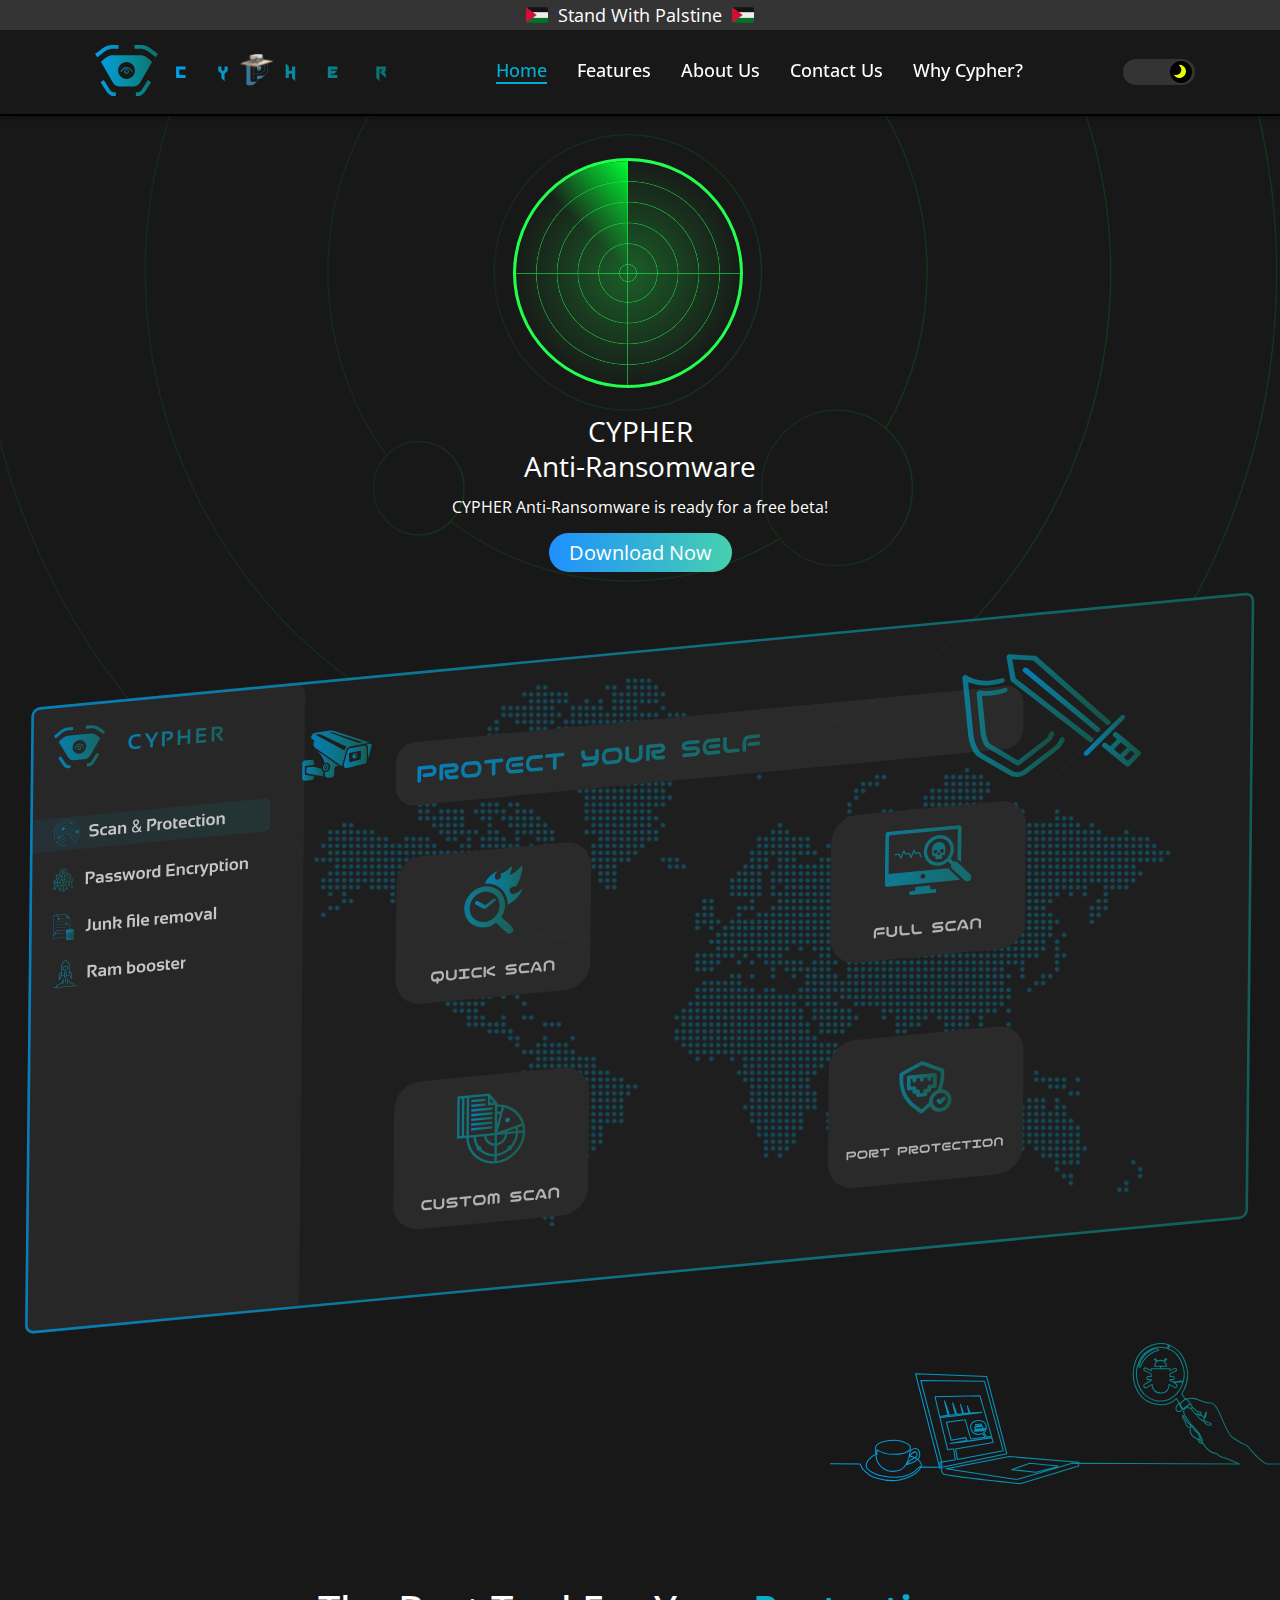
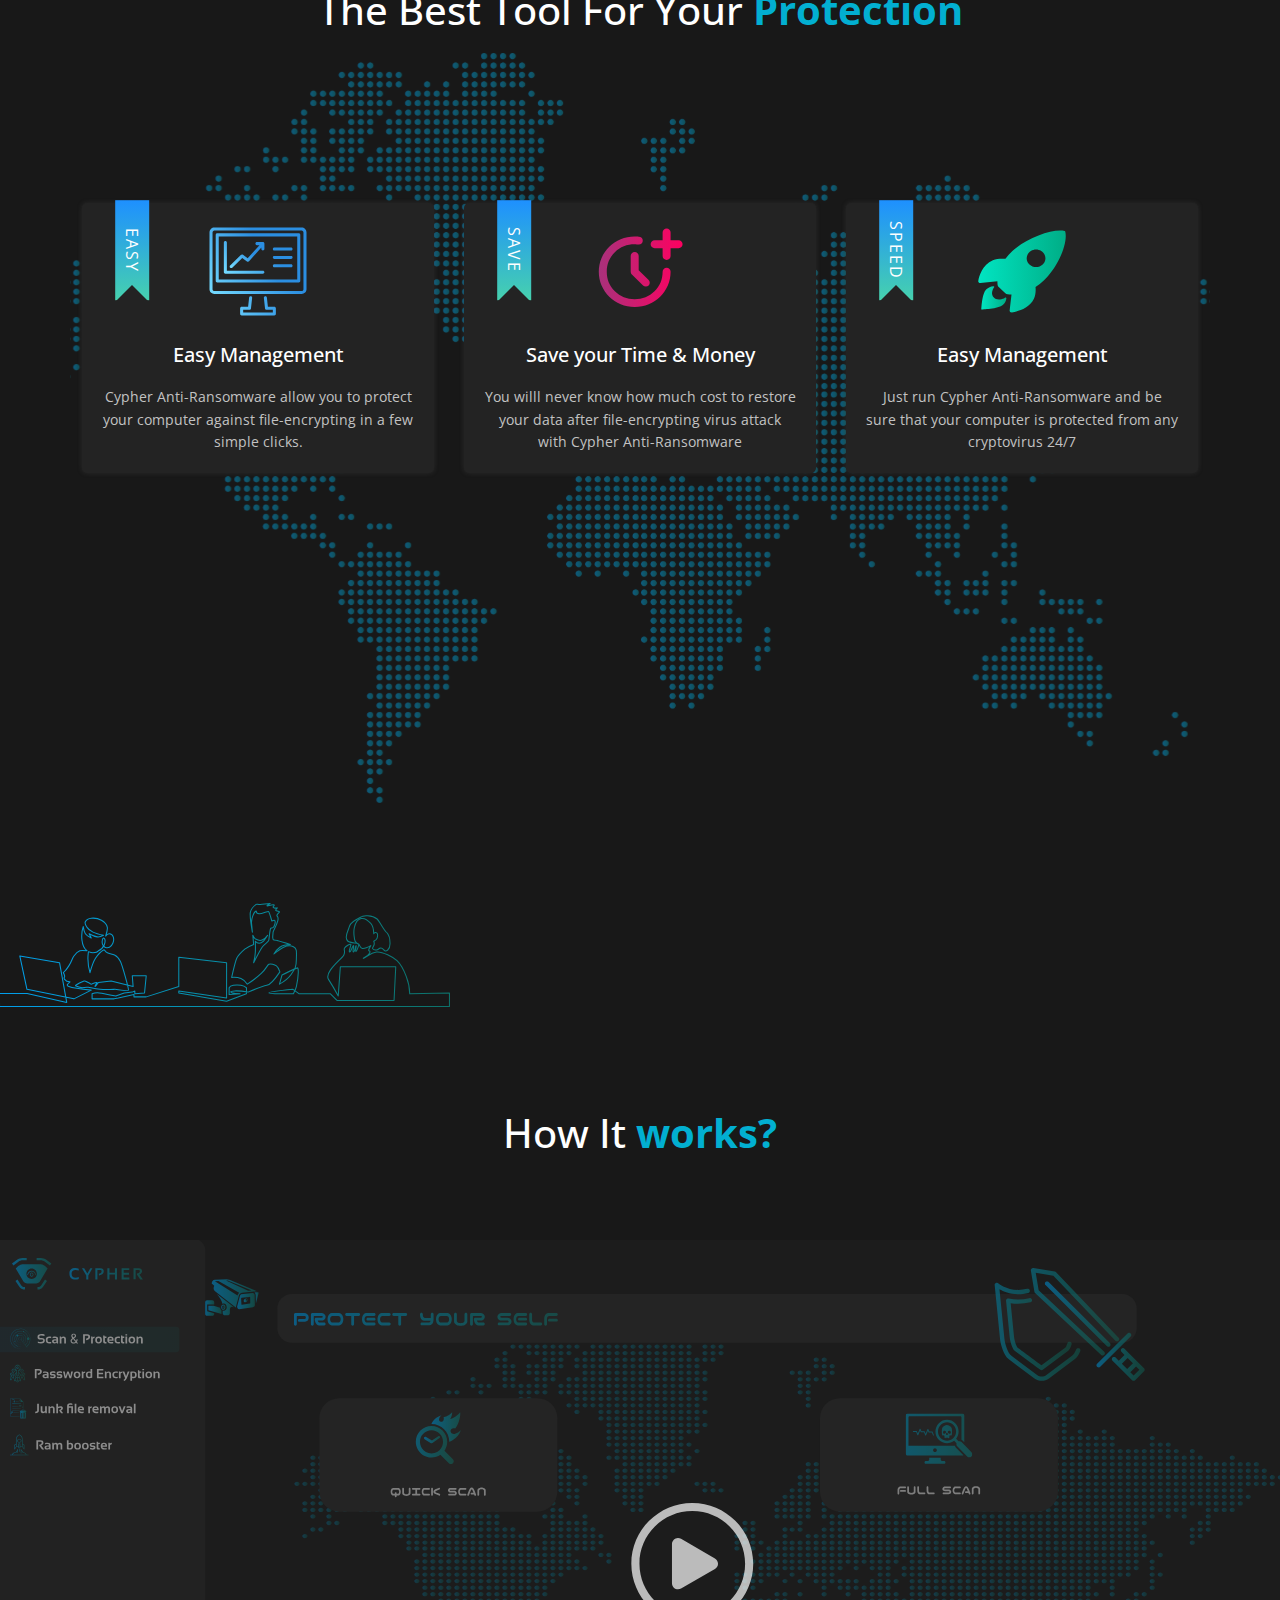
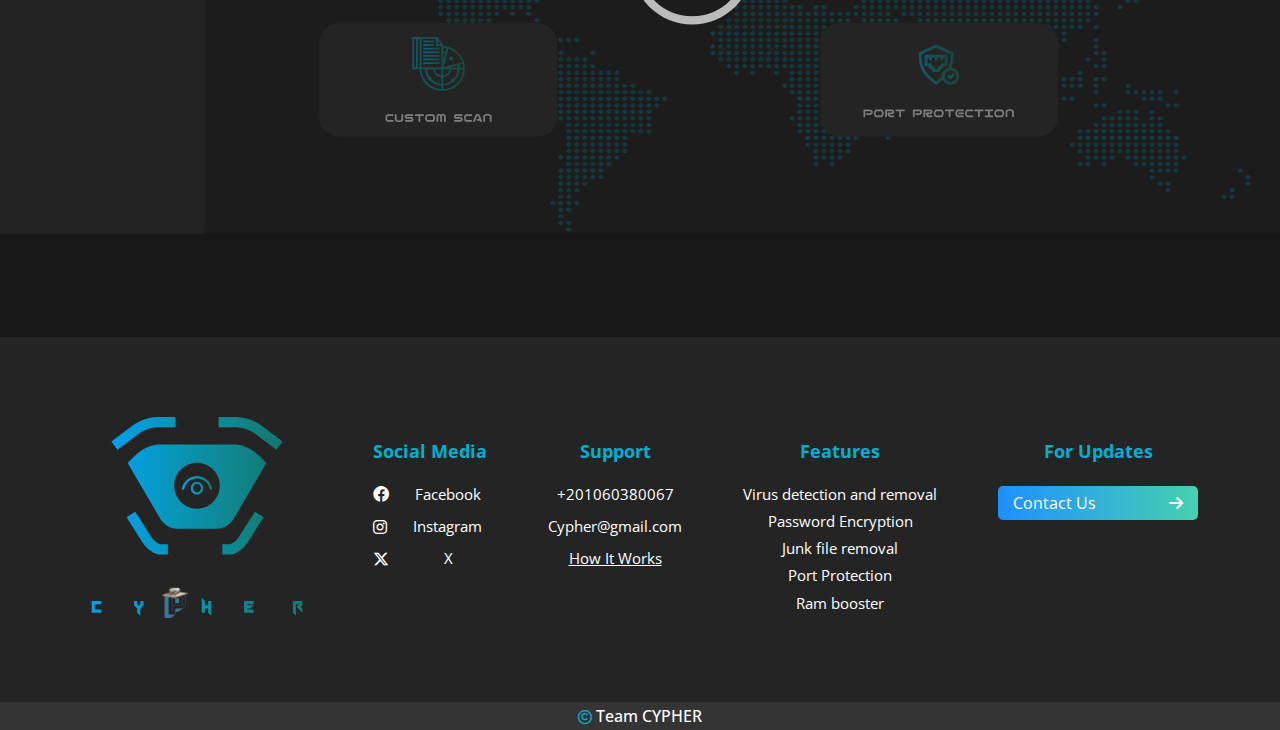
<file: WEB/html/index.html>
<!DOCTYPE html>
<html lang="en">
  <head>
    <meta charset="UTF-8" />
    <meta name="description" content="Antivirus project" />
    <meta name="keywords" content="HTML, CSS, JavaScript" />
    <meta name="author" content="Hamed" />
    <meta name="viewport" content="width=device-width, initial-scale=1.0" />
    <meta name="viewport" content="width=device-width, initial-scale=1.0" />
    <title>Cypher Antivirus</title>
    <link rel="stylesheet" href="../css/style.css" />
    <link rel="stylesheet" href="../css/all.css" />
    <link rel="stylesheet" href="../css/normalize.css" />
    <link rel="stylesheet" href="../css/normalize.css" />
    <link
      href="https://fonts.googleapis.com/css2?family=Dancing+Script:wght@400;500;600;700&family=Open+Sans:wght@300;400;500;700;800&display=swap"
      rel="stylesheet"
    />
  </head>
  <body>
    <!-- Start Header -->
    <header>
      <div class="free">
        <img src="../image/flag-palestinian-territories_1f1f5-1f1f8.png" alt="">
        <p>Stand With Palstine</p>
        <img src="../image/flag-palestinian-territories_1f1f5-1f1f8.png" alt="">
      </div>
      <div class="top-scroll-bar"></div>
      <div class="container">
        <div class="menu-icon">
          <i class="fa-solid fa-bars"></i>
          <div class="layout"></div>
        </div>
        <div class="logo">
          <img src="../image/logo.svg" alt="" />
        </div>
        <div class="container-links">
          <ul class="links">
            <li class="active"><a href="">Home</a></li>
            <li><a href="features.html">Features</a></li>
            <li><a href="about-us.html">About Us</a></li>
            <li><a href="contact.html">Contact Us</a></li>
            <li><a href="why-cypher.html">Why Cypher?</a></li>
          </ul>
        </div>
        <div class="mode">
          <label>
            <input class="toggle-checkbox" type="checkbox"/>
            <div class="toggle-switch"></div>
          </label>
        </div>
      </div>
    </header>
    <!-- End Header -->
    <!-- Start Landing -->
    <div class="landing">
      <div class="radar-image">
        <img src="../image/radarscope.svg" alt="" />
      </div>
      <div class="radar-container">
        <div class="radar"></div>
      </div>
      <div class="text-info">
        <h3>Cypher <span>Anti-Ransomware</span></h3>
        <p>CYPHER Anti-Ransomware is ready for a free beta!</p>
      </div>
      <div class="download-btn">
        <a href="">Download Now</a>
      </div>
      <div class="desktop-img">
        <img src="../image/Desktop.svg" alt="" />
      </div>
    </div>
    <!-- End Landing -->
    <div class="vector right">
      <img src="../image/VectorBug.svg" alt="" />
    </div>
    <!-- Start Best Tool -->
    <div class="tool-section">
      <div class="sectoin-header">
        <h3>The Best Tool For Your <span>Protection</span></h3>
      </div>
      <div class="container">
        <div class="cards">
          <div class="card">
            <div class="card-image">
              <img src="../image/management_tool.svg" alt="" />
            </div>
            <h4>Easy Management</h4>
            <p>
              Cypher Anti-Ransomware allow you to protect your computer against
              file-encrypting in a few simple clicks.
            </p>
          </div>
          <div class="card">
            <div class="card-image">
              <img src="../image/time_tool.svg" alt="" />
            </div>
            <h4>Save your Time & Money</h4>
            <p>
              You willl never know how much cost to restore your data after
              file-encrypting virus attack with Cypher Anti-Ransomware
            </p>
          </div>
          <div class="card">
            <div class="card-image">
              <img src="../image/speed_tool.svg" alt="" />
            </div>
            <h4>Easy Management</h4>
            <p>
              Just run Cypher Anti-Ransomware and be sure that your computer is
              protected from any cryptovirus 24/7
            </p>
          </div>
        </div>
      </div>
    </div>
    <!-- End Best Tool -->
    <div class="vector left">
      <img src="../image/VectorTeam.svg" alt="" />
    </div>
    <!-- Start vedio Section -->
    <div class="vedio-section">
      <div class="sectoin-header">
        <h3>How It <span>works?</span></h3>
      </div>
      <img src="../image/vedio.svg" alt="" />
    </div>
    <!-- End vedio Section -->
    <!-- Start Footer -->
    <footer>
      <div class="container">
        <div class="footer-logo">
          <img src="../image/logoFooter.svg" alt="" />
        </div>
        <div class="social-media box">
          <h4>Social Media</h4>
          <div class="platform">
            <i class="fa-brands fa-facebook"></i>
            <a href="">Facebook</a>
          </div>
          <div class="platform">
            <i class="fa-brands fa-instagram"></i>
            <a href="">Instagram</a>
          </div>
          <div class="platform">
            <i class="fa-brands fa-x-twitter"></i>
            <a href="">X</a>
          </div>
        </div>
        <div class="support box">
          <h4>Support</h4>
          <p>+201060380067</p>
          <p>Cypher@gmail.com</p>
          <a href="">How It Works</a>
        </div>
        <div class="features box">
          <h4>Features</h4>
          <a href="">Virus detection and removal</a>
          <a href="">Password Encryption</a>
          <a href="">Junk file removal</a>
          <a href="">Port Protection</a>
          <a href="">Ram booster</a>
        </div>
        <div class="for-updates box">
          <h4>For Updates</h4>
          <a href="../html/contact.html">Contact Us</a>
        </div>
      </div>
      <div class="copy-right">
        <i class="fa-regular fa-copyright"></i>
        Team CYPHER
      </div>
    </footer>
    <!-- End Footer -->
    <!-- Start Scroll Up -->
    <div class="scroll-up">
      <i class="fa-solid fa-angles-up"></i>
    </div>
    <!-- End Scroll Up -->
    <script src="../js/main.js"></script>
    <!-- <script src="../js/all.min.js"></script> -->
  </body>
</html>
</file>
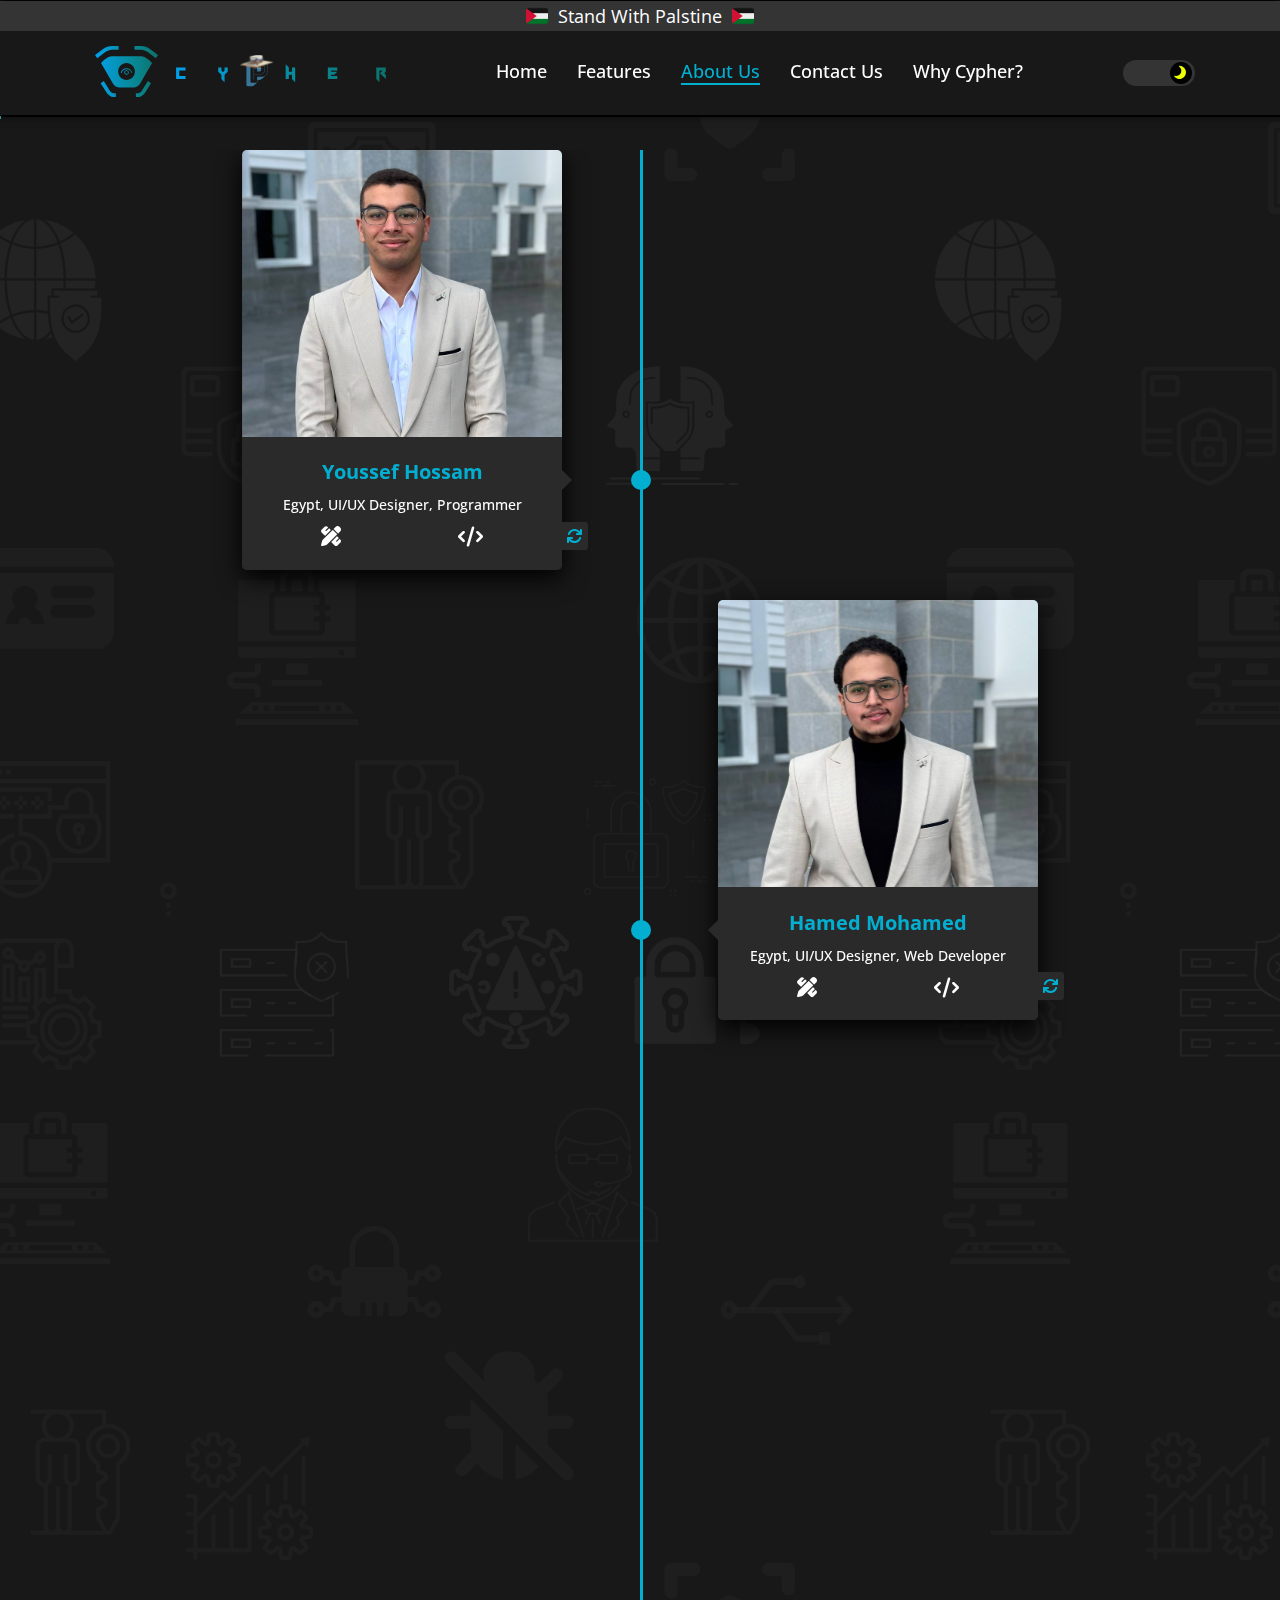
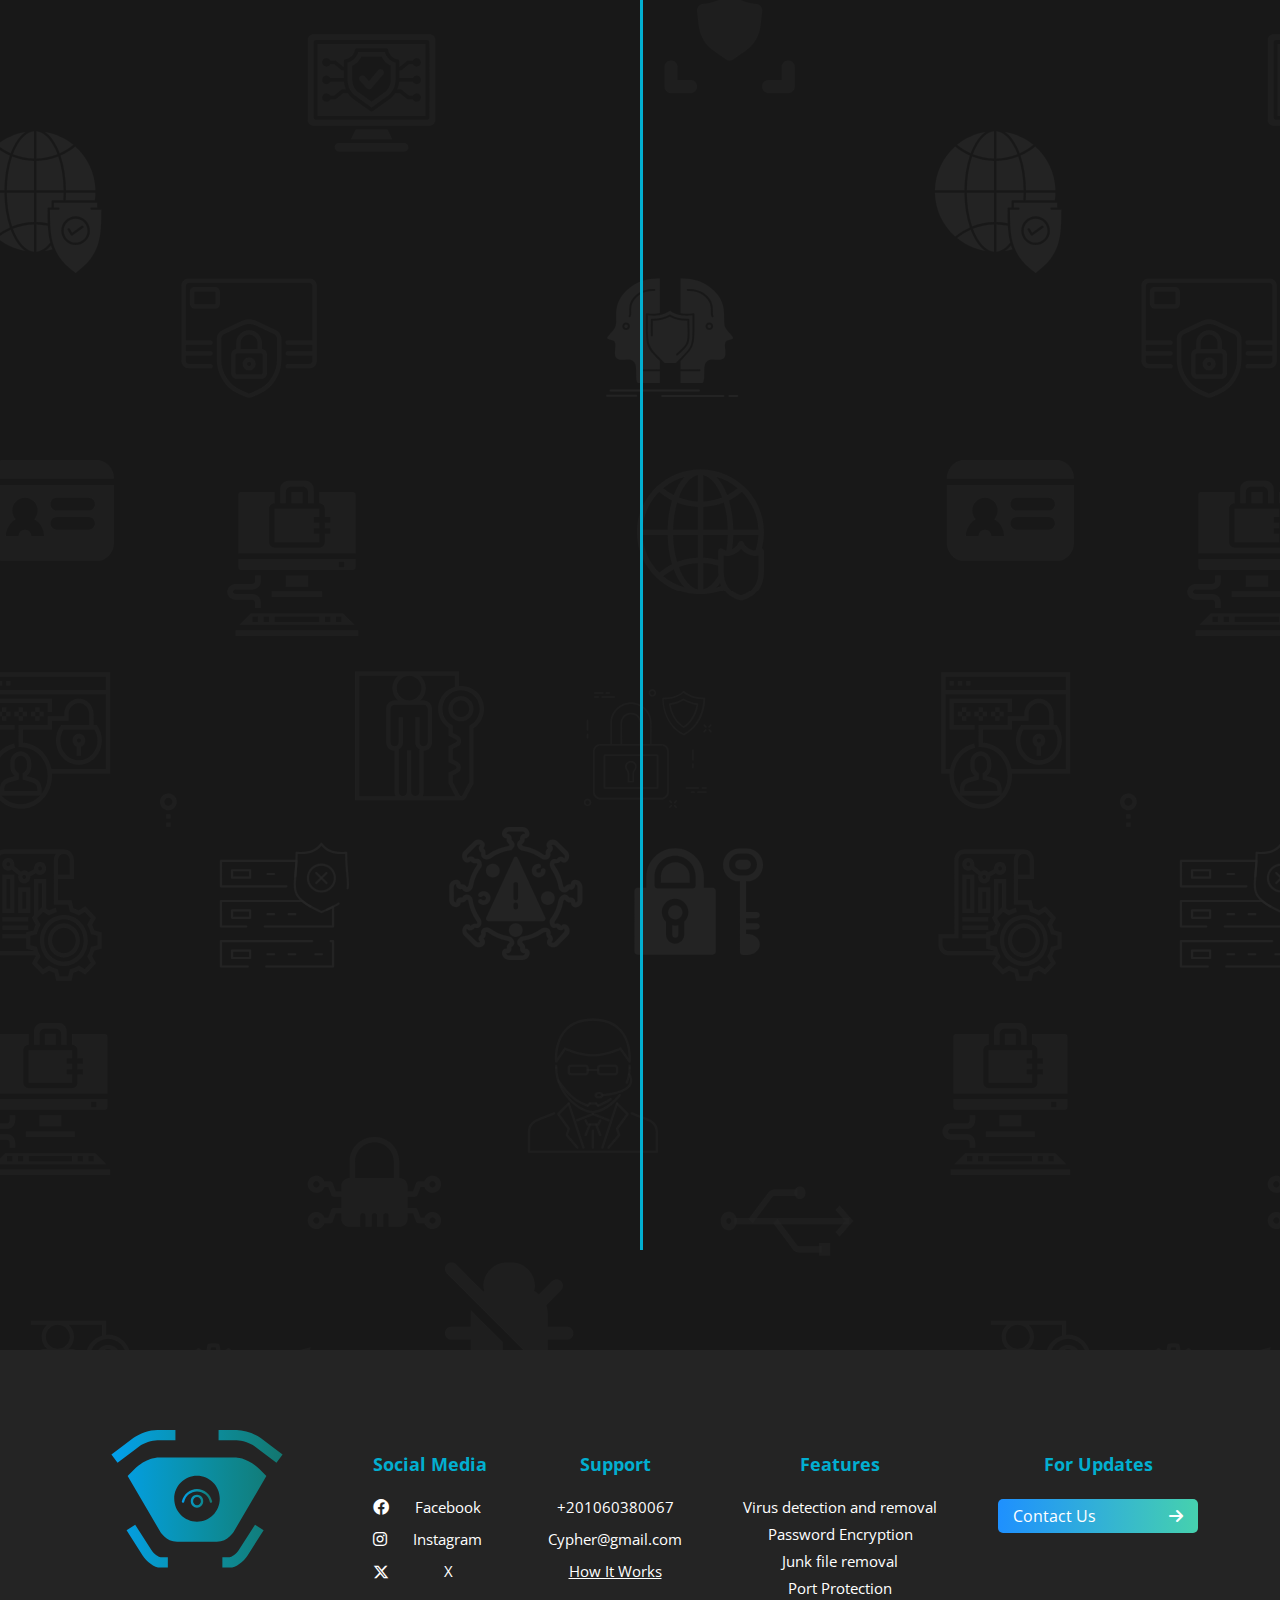
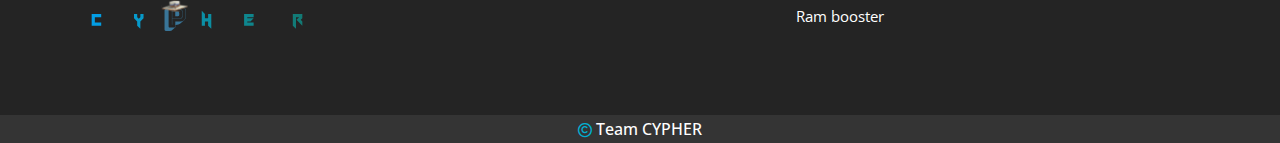
<file: WEB/html/about-us.html>
<!DOCTYPE html>
<html lang="en">
  <head>
    <meta charset="UTF-8" />
    <meta name="description" content="Antivirus project" />
    <meta name="keywords" content="HTML, CSS, JavaScript" />
    <meta name="author" content="Hamed" />
    <meta name="viewport" content="width=device-width, initial-scale=1.0" />
    <meta name="viewport" content="width=device-width, initial-scale=1.0" />
    <title>Cypher Antivirus</title>
    <link rel="stylesheet" href="../css/style.css" />
    <link rel="stylesheet" href="../css/all.css" />
    <link rel="stylesheet" href="../css/normalize.css" />
    <link rel="stylesheet" href="../css/normalize.css" />
    <link
      href="https://fonts.googleapis.com/css2?family=Dancing+Script:wght@400;500;600;700&family=Open+Sans:wght@300;400;500;700;800&display=swap"
      rel="stylesheet"
    />
  </head>
  <body class="about-us-body">
    <!-- Start Header -->
    <header>
      <div class="free">
        <img
          src="../image/flag-palestinian-territories_1f1f5-1f1f8.png"
          alt=""
        />
        <p>Stand With Palstine</p>
        <img
          src="../image/flag-palestinian-territories_1f1f5-1f1f8.png"
          alt=""
        />
      </div>
      <div class="top-scroll-bar"></div>
      <div class="container">
        <div class="menu-icon">
          <i class="fa-solid fa-bars"></i>
          <div class="layout"></div>
        </div>
        <div class="logo">
          <img src="../image/logo.svg" alt="" />
        </div>
        <div class="container-links">
          <ul class="links">
            <li><a href="index.html">Home</a></li>
            <li><a href="features.html">Features</a></li>
            <li class="active"><a href="about-us.html">About Us</a></li>
            <li><a href="contact.html">Contact Us</a></li>
            <li><a href="why-cypher.html">Why Cypher?</a></li>
          </ul>
        </div>
        <div class="mode">
          <label>
            <input class="toggle-checkbox" type="checkbox" />
            <div class="toggle-switch"></div>
          </label>
        </div>
      </div>
    </header>
    <!-- End Header -->
    <!-- Start About Us -->
    <div class="about-us">
      <div class="container">
        <div class="view">
          <div class="box left">
            <div class="card front">
              <img src="../image/youssef.svg" alt="" />
              <div class="text-info">
                <h4>Youssef Hossam</h4>
                <p>Egypt, UI/UX Designer, Programmer</p>
                <div class="icons">
                  <i class="fa-solid fa-pen-ruler"></i>
                  <i class="fa-solid fa-code"></i>
                </div>
              </div>
            </div>
            <div class="card back">
              <h3>Youssef Hossam</h3>
              <p>
                In his final year at Sinai University, this SOC Analyst combines
                expertise in networks, big data, and databases with a passion
                for UI design. His strong technical foundation not only enhances
                his cybersecurity skills but also offers a unique perspective on
                digital product development and security. He is on the lookout
                for opportunities to utilize this diverse skill set in both
                protecting and beautifying the digital landscape.
              </p>
              <div class="my-links">
                <a href="">
                  <i class="fa-brands fa-linkedin"></i>
                </a>
                <a href="">
                  <i class="fa-brands fa-facebook"></i>
                </a>
                <a href="">
                  <i class="fa-brands fa-github"></i>
                </a>
              </div>
            </div>
            <div class="flip">
              <i class="fa-solid fa-arrows-rotate"></i>
            </div>
          </div>
        </div>
        <div class="view right">
          <div class="box right">
            <div class="card front">
              <img src="../image/Hamed.svg" alt="" />
              <div class="text-info">
                <h4>Hamed Mohamed</h4>
                <p>Egypt, UI/UX Designer, Web Developer</p>
                <div class="icons">
                  <i class="fa-solid fa-pen-ruler"></i>
                  <i class="fa-solid fa-code"></i>
                </div>
              </div>
            </div>
            <div class="card back">
              <h3>Hamed Mohamed</h3>
              <p>
                Dedicated and versatile Web Developer and UI/UX Designer with a
                solid foundation in coding languages and cybersecurity
                principles. Currently completing the final semester at SU
                University. Expertise in creating user-centric designs,
                developing responsive websites, and ensuring digital security.
                Passionate about leveraging technical skills and design acumen
                to build seamless and secure online experiences.
              </p>
              <div class="my-links">
                <a href="">
                  <i class="fa-brands fa-linkedin"></i>
                </a>
                <a href="">
                  <i class="fa-brands fa-facebook"></i>
                </a>
                <a href="">
                  <i class="fa-brands fa-github"></i>
                </a>
              </div>
            </div>
            <div class="flip">
              <i class="fa-solid fa-arrows-rotate"></i>
            </div>
          </div>
        </div>
        <div class="view">
          <div class="box left">
            <div class="card front">
              <img src="../image/omar.svg" alt="" />
              <div class="text-info">
                <h4>Omar Emad</h4>
                <p>Egypt, System Architecture, GUI Designer</p>
                <div class="icons">
                  <i class="fa-solid fa-pen-ruler"></i>
                  <i class="fa-solid fa-sitemap"></i>
                </div>
              </div>
            </div>
            <div class="card back">
              <h3>Omar Emad</h3>
              <p>
                A skilled Front-End Developer and SOC Analyst, holding
                certifications in CEH, CND, and CHFI, uniquely blends expertise
                in web development with advanced cybersecurity knowledge. This
                combination ensures the creation of secure, engaging digital
                experiences that prioritize user satisfaction and robust
                security. With a passion for integrating cutting-edge user
                interfaces with the highest cybersecurity standards.
              </p>
              <div class="my-links">
                <a href="">
                  <i class="fa-brands fa-linkedin"></i>
                </a>
                <a href="">
                  <i class="fa-brands fa-facebook"></i>
                </a>
                <a href="">
                  <i class="fa-brands fa-github"></i>
                </a>
              </div>
            </div>
            <div class="flip">
              <i class="fa-solid fa-arrows-rotate"></i>
            </div>
          </div>
        </div>
        <div class="view right">
          <div class="box right">
            <div class="card front">
              <img src="../image/Noor.svg" alt="" />
              <div class="text-info">
                <h4>Noor Mahmoud</h4>
                <p>Egypt, System Architecture, Programmer</p>
                <div class="icons">
                  <i class="fa-solid fa-sitemap"></i>
                  <i class="fa-solid fa-code"></i>
                </div>
              </div>
            </div>
            <div class="card back">
              <h3>Noor Mahmoud</h3>
              <p>
                SOC Analyst with coding proficiency, currently completing the
                final semester at Sinai University. Merges technical knowledge
                with security insights to ensure robust and secure digital
                environments. Skilled at interpreting security requirements into
                comprehensive digital protections. Actively seeking
                opportunities to innovate and strengthen network and digital
                forensics capabilities.
              </p>
              <div class="my-links">
                <a href="">
                  <i class="fa-brands fa-linkedin"></i>
                </a>
                <a href="">
                  <i class="fa-brands fa-facebook"></i>
                </a>
                <a href="">
                  <i class="fa-brands fa-github"></i>
                </a>
              </div>
            </div>
            <div class="flip">
              <i class="fa-solid fa-arrows-rotate"></i>
            </div>
          </div>
        </div>
        <div class="view">
          <div class="box left">
            <div class="card front">
              <img src="../image/Rocket.svg" alt="" />
              <div class="text-info">
                <h4>Ahmed Mohamed</h4>
                <p>Egypt, System Architecture, Marketing</p>
                <div class="icons">
                  <i class="fa-solid fa-comments-dollar"></i>
                  <i class="fa-solid fa-sitemap"></i>
                </div>
              </div>
            </div>
            <div class="card back">
              <h3>Ahmed Mohamed</h3>
              <p>
                In his final year at SU University, he excels in System
                Architecture and Marketing, showcasing a unique blend of
                technical prowess and strategic insight. With a keen
                understanding of the intricacies of system design coupled with a
                sharp acumen for market dynamics, he is actively seeking
                opportunities to leverage his skills, aiming to innovate and
                drive success in his future endeavors.
              </p>
              <div class="my-links">
                <a href="">
                  <i class="fa-brands fa-linkedin"></i>
                </a>
                <a href="">
                  <i class="fa-brands fa-facebook"></i>
                </a>
                <a href="">
                  <i class="fa-brands fa-github"></i>
                </a>
              </div>
            </div>
            <div class="flip">
              <i class="fa-solid fa-arrows-rotate"></i>
            </div>
          </div>
        </div>
        <div class="view right">
          <div class="box right">
            <div class="card front">
              <img src="../image/abdo.svg" alt="" />
              <div class="text-info">
                <h4>Abdelrahman Ahmed</h4>
                <p>Egypt, Programmer, Marketing</p>
                <div class="icons">
                  <i class="fa-solid fa-comments-dollar"></i>
                  <i class="fa-solid fa-code"></i>
                </div>
              </div>
            </div>
            <div class="card back">
              <h3>Abdelrahman Ahmed</h3>
              <p>
                A cybersecurity enthusiast poised to graduate from SU
                University, with a strong focus on digital security. This
                individual combines theoretical knowledge with a keen interest
                in practical application, aiming to excel in incident detection
                . Their academic journey has honed their skills and fostered a
                commitment to continuous improvement and teamwork in the
                ever-evolving cybersecurity landscape.
              </p>
              <div class="my-links">
                <a href="">
                  <i class="fa-brands fa-linkedin"></i>
                </a>
                <a href="">
                  <i class="fa-brands fa-facebook"></i>
                </a>
                <a href="">
                  <i class="fa-brands fa-github"></i>
                </a>
              </div>
            </div>
            <div class="flip">
              <i class="fa-solid fa-arrows-rotate"></i>
            </div>
          </div>
        </div>
      </div>
    </div>
    <!-- End About Us -->
    <!-- Start Footer -->
    <footer>
      <div class="container">
        <div class="footer-logo">
          <img src="../image/logoFooter.svg" alt="" />
        </div>
        <div class="social-media box">
          <h4>Social Media</h4>
          <div class="platform">
            <i class="fa-brands fa-facebook"></i>
            <a href="">Facebook</a>
          </div>
          <div class="platform">
            <i class="fa-brands fa-instagram"></i>
            <a href="">Instagram</a>
          </div>
          <div class="platform">
            <i class="fa-brands fa-x-twitter"></i>
            <a href="">X</a>
          </div>
        </div>
        <div class="support box">
          <h4>Support</h4>
          <p>+201060380067</p>
          <p>Cypher@gmail.com</p>
          <a href="">How It Works</a>
        </div>
        <div class="features box">
          <h4>Features</h4>
          <a href="">Virus detection and removal</a>
          <a href="">Password Encryption</a>
          <a href="">Junk file removal</a>
          <a href="">Port Protection</a>
          <a href="">Ram booster</a>
        </div>
        <div class="for-updates box">
          <h4>For Updates</h4>
          <a href="../html/contact.html">Contact Us</a>
        </div>
      </div>
      <div class="copy-right">
        <i class="fa-regular fa-copyright"></i>
        Team CYPHER
      </div>
    </footer>
    <!-- End Footer -->
    <!-- Start Scroll Up -->
    <div class="scroll-up">
      <i class="fa-solid fa-angles-up"></i>
    </div>
    <!-- End Scroll Up -->
    <script src="../js/main.js"></script>
    <script src="../js/about-us.js"></script>
    <!-- <script src="../js/all.min.js"></script> -->
  </body>
</html>
</file>
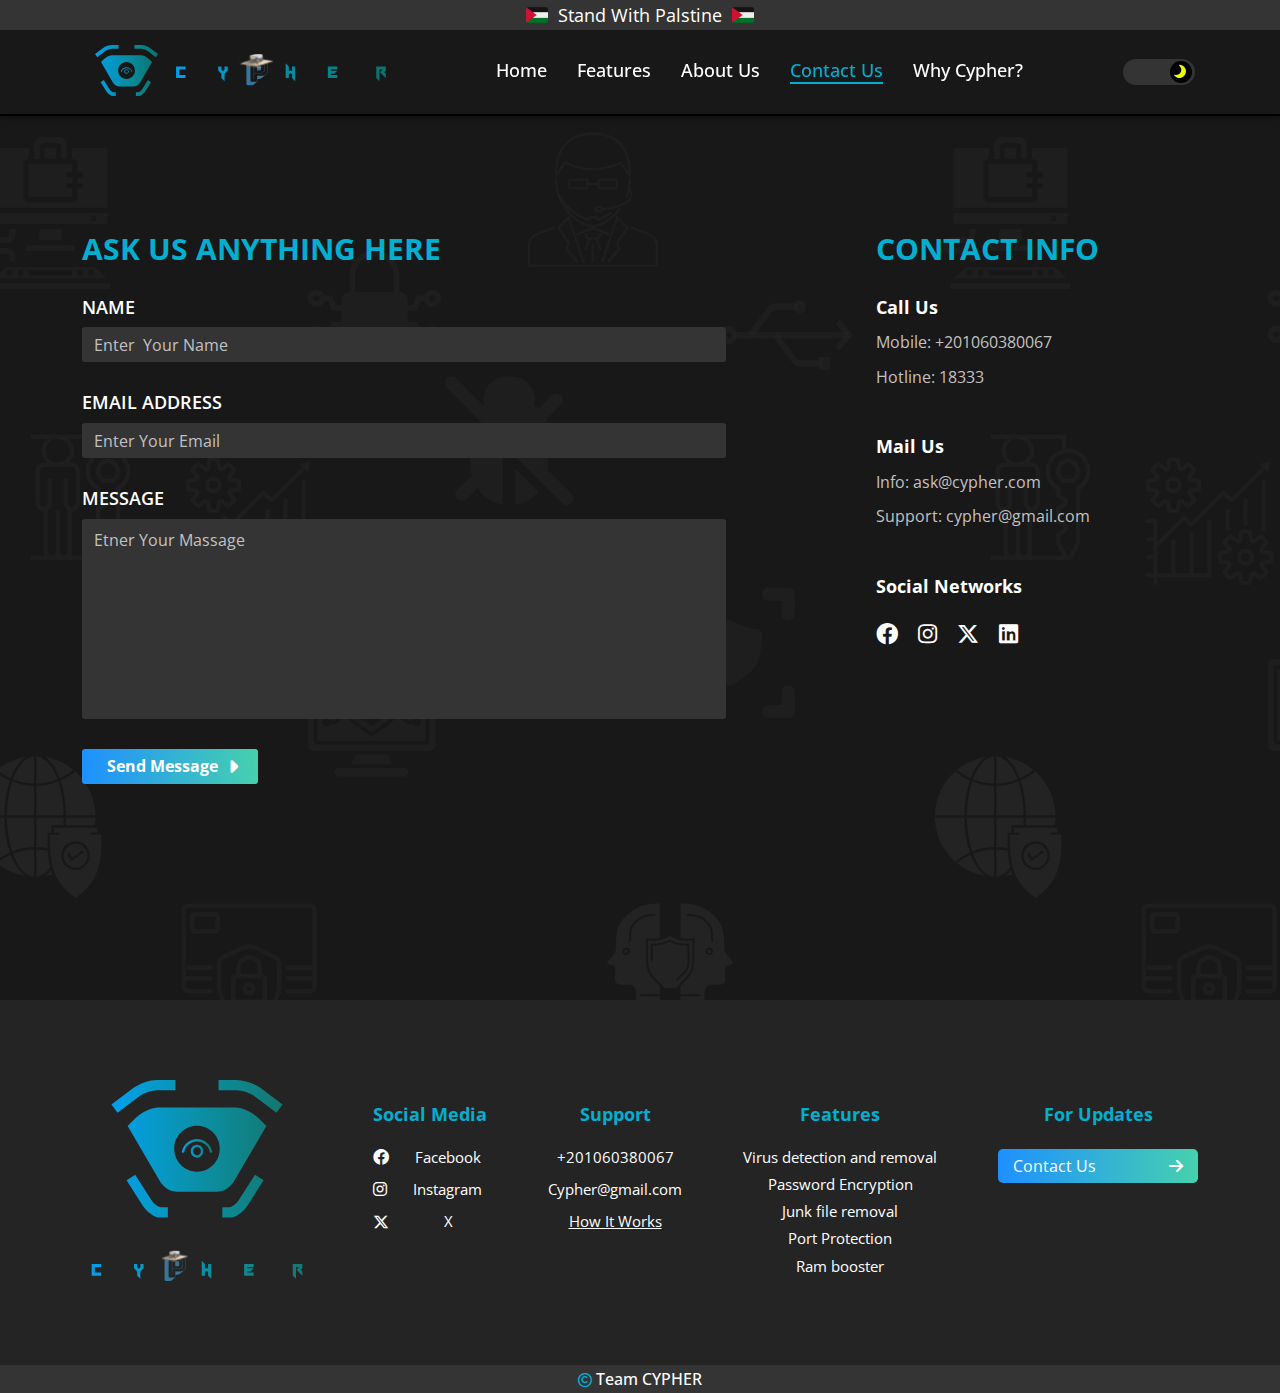
<file: WEB/html/contact.html>
<!DOCTYPE html>
<html lang="en">
  <head>
    <meta charset="UTF-8" />
    <meta name="description" content="Antivirus project" />
    <meta name="keywords" content="HTML, CSS, JavaScript" />
    <meta name="author" content="Hamed" />
    <meta name="viewport" content="width=device-width, initial-scale=1.0" />
    <meta name="viewport" content="width=device-width, initial-scale=1.0" />
    <title>Cypher Antivirus</title>
    <link rel="stylesheet" href="../css/style.css" />
    <link rel="stylesheet" href="../css/all.css" />
    <link rel="stylesheet" href="../css/normalize.css" />
    <link rel="stylesheet" href="../css/normalize.css" />
    <link
      href="https://fonts.googleapis.com/css2?family=Dancing+Script:wght@400;500;600;700&family=Open+Sans:wght@300;400;500;700;800&display=swap"
      rel="stylesheet"
    />
  </head>
  <body class="contact-body">
    <!-- Start Header -->
    <header>
      <div class="free">
        <img src="../image/flag-palestinian-territories_1f1f5-1f1f8.png" alt="">
        <p>Stand With Palstine</p>
        <img src="../image/flag-palestinian-territories_1f1f5-1f1f8.png" alt="">
      </div>
      <div class="top-scroll-bar"></div>
      <div class="container">
        <div class="menu-icon">
          <i class="fa-solid fa-bars"></i>
          <div class="layout"></div>
        </div>
        <div class="logo">
          <img src="../image/logo.svg" alt="" />
        </div>
        <div class="container-links">
          <ul class="links">
            <li><a href="index.html">Home</a></li>
            <li><a href="features.html">Features</a></li>
            <li><a href="about-us.html">About Us</a></li>
            <li class="active"><a href="contact.html">Contact Us</a></li>
            <li><a href="why-cypher.html">Why Cypher?</a></li>
          </ul>
        </div>
        <div class="mode">
          <label>
            <input class="toggle-checkbox" type="checkbox" />
            <div class="toggle-switch"></div>
          </label>
        </div>
      </div>
    </header>
    <!-- End Header -->
    <!-- Start Contact Us Page -->
    <div class="contact-us">
      <div class="container">
        <div class="side-one">
          <h3>Ask us anything here </h3>
          <form action="">
            <label>Name</label>
            <input type="text" placeholder="Enter  Your Name">
            <label>Email Address</label>
            <input type="text" placeholder="Enter Your Email">
            <label>Message</label>
            <textarea name="text" placeholder="Etner Your Massage"></textarea>
            <div class="btn">
              <input type="submit" value="Send Message">
            </div>
          </form>
        </div>
        <div class="side-two">
          <h3>Contact Info</h3>
          <div class="info">
            <div class="call-us">
              <h4>Call Us</h4>
              <p>Mobile: +201060380067</p>
              <p>Hotline: 18333</p>
            </div>
            <div class="mail-us">
              <h4>Mail Us</h4>
              <p>Info: ask@cypher.com</p>
              <p>Support: cypher@gmail.com</p>
            </div>
            <div class="social-networks">
              <h4>Social Networks</h4>
              <div class="social">
                <a href=""><i class="fa-brands fa-facebook"></i></a>
                <a href=""><i class="fa-brands fa-instagram"></i></a>
                <a href=""><i class="fa-brands fa-x-twitter"></i></a>
                <a href=""><i class="fa-brands fa-linkedin"></i></a>
              </div>
            </div>
          </div>
        </div>
      </div>
    </div>
    <!-- End Contact Us Page -->
    <!-- Start Footer -->
    <footer>
      <div class="container">
        <div class="footer-logo">
          <img src="../image/logoFooter.svg" alt="" />
        </div>
        <div class="social-media box">
          <h4>Social Media</h4>
          <div class="platform">
            <i class="fa-brands fa-facebook"></i>
            <a href="">Facebook</a>
          </div>
          <div class="platform">
            <i class="fa-brands fa-instagram"></i>
            <a href="">Instagram</a>
          </div>
          <div class="platform">
            <i class="fa-brands fa-x-twitter"></i>
            <a href="">X</a>
          </div>
        </div>
        <div class="support box">
          <h4>Support</h4>
          <p>+201060380067</p>
          <p>Cypher@gmail.com</p>
          <a href="">How It Works</a>
        </div>
        <div class="features box">
          <h4>Features</h4>
          <a href="">Virus detection and removal</a>
          <a href="">Password Encryption</a>
          <a href="">Junk file removal</a>
          <a href="">Port Protection</a>
          <a href="">Ram booster</a>
        </div>
        <div class="for-updates box">
          <h4>For Updates</h4>
          <a href="../html/contact.html">Contact Us</a>
        </div>
      </div>
      <div class="copy-right">
        <i class="fa-regular fa-copyright"></i>
        Team CYPHER
      </div>
    </footer>
    <!-- End Footer -->
    <!-- Start Scroll Up -->
    <div class="scroll-up">
      <i class="fa-solid fa-angles-up"></i>
    </div>
    <!-- End Scroll Up -->
    <script src="../js/main.js"></script>
    <!-- <script src="../js/all.min.js"></script> -->
  </body>
</html>
</file>
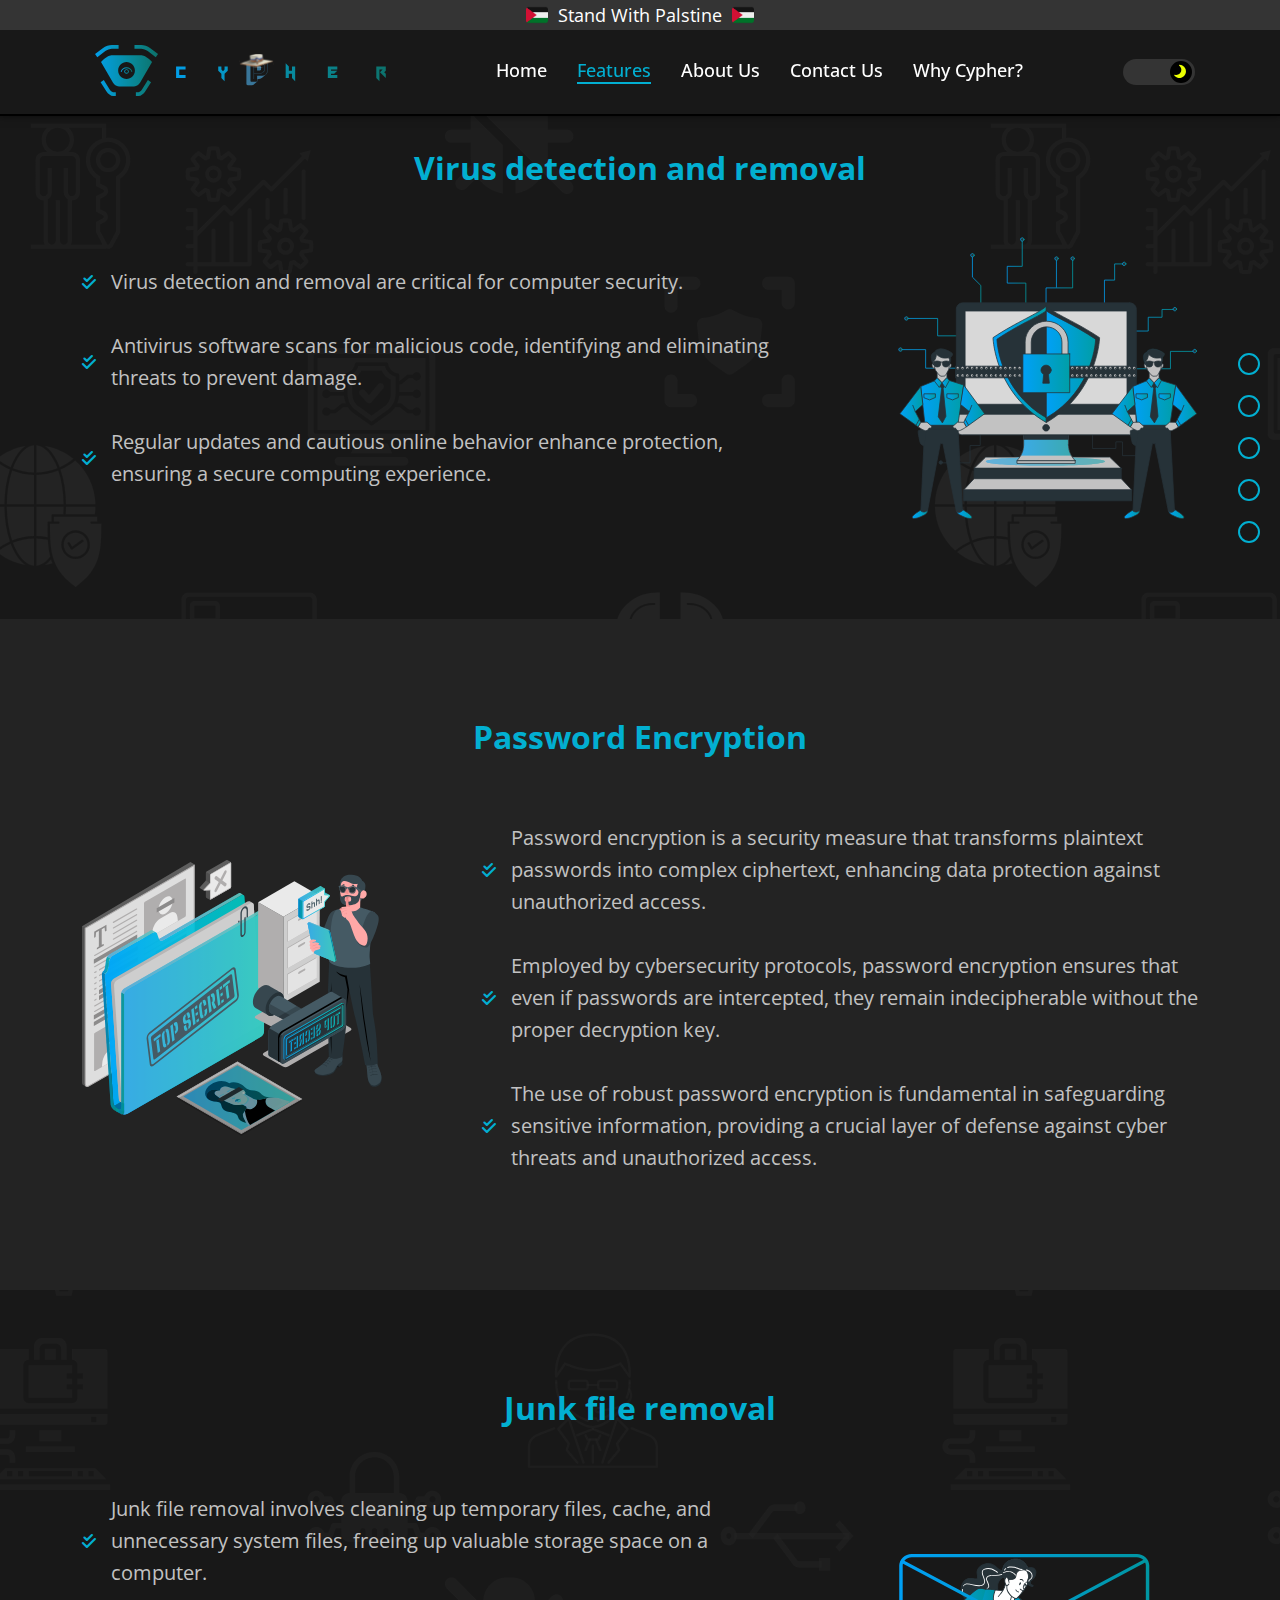
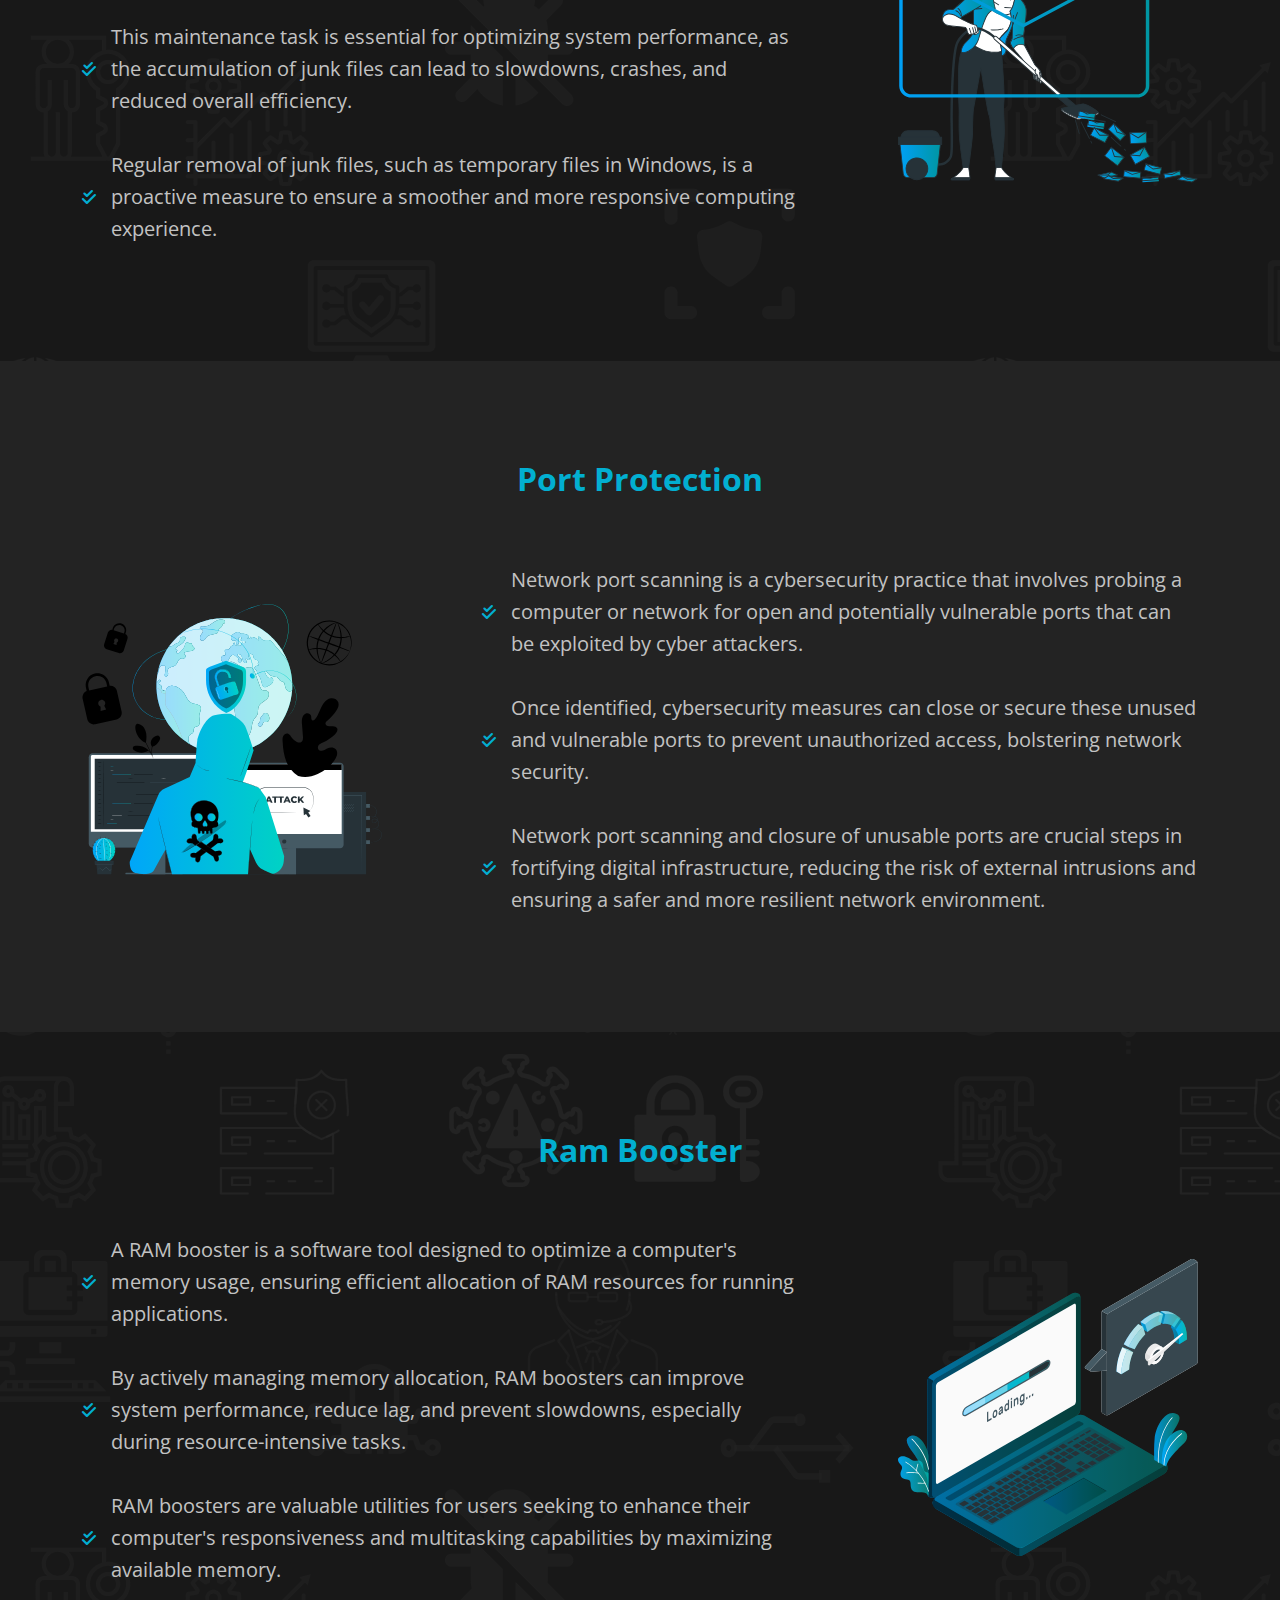
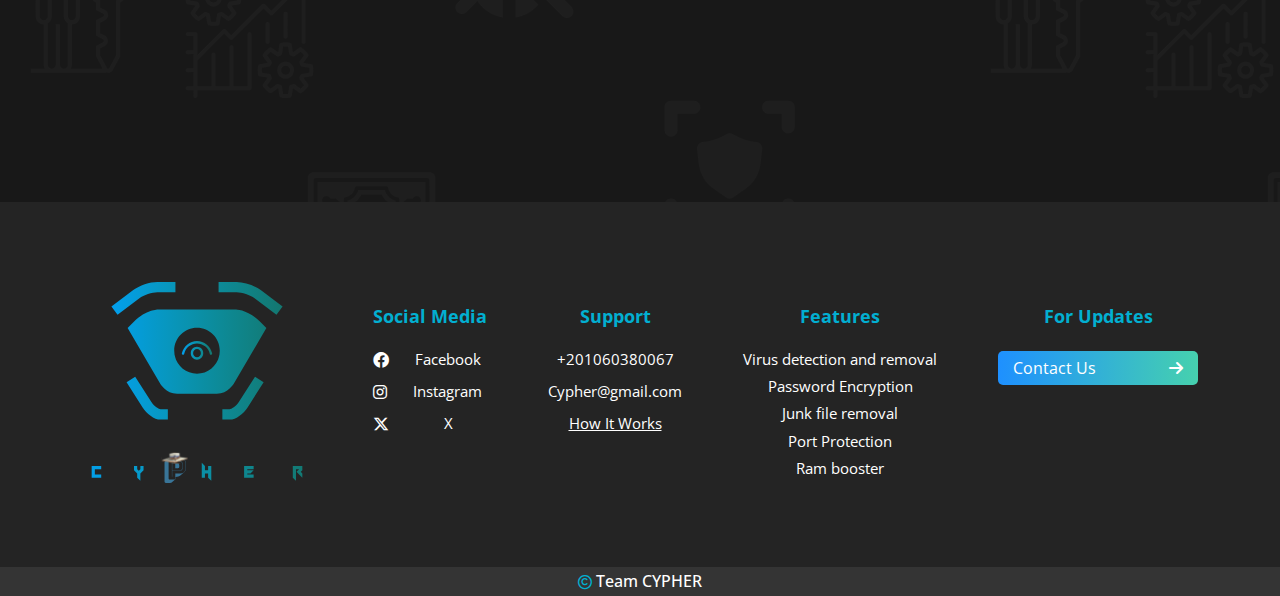
<file: WEB/html/features.html>
<!DOCTYPE html>
<html lang="en">
  <head>
    <meta charset="UTF-8" />
    <meta name="description" content="Antivirus project" />
    <meta name="keywords" content="HTML, CSS, JavaScript" />
    <meta name="author" content="Hamed" />
    <meta name="viewport" content="width=device-width, initial-scale=1.0" />
    <meta name="viewport" content="width=device-width, initial-scale=1.0" />
    <title>Cypher Antivirus</title>
    <link rel="stylesheet" href="../css/style.css" />
    <link rel="stylesheet" href="../css/all.css" />
    <link rel="stylesheet" href="../css/normalize.css" />
    <link rel="stylesheet" href="../css/normalize.css" />
    <link
      href="https://fonts.googleapis.com/css2?family=Dancing+Script:wght@400;500;600;700&family=Open+Sans:wght@300;400;500;700;800&display=swap"
      rel="stylesheet"
    />
  </head>
  <body class="feature-body">
    <!-- Start Bullets -->
    <div class="bullets-container">
      <ul class="bullets">
        <li data-section="virus-detection"><a>Virus Detection</a></li>
        <li data-section="password-encryptionr"><a>Password Encryption</a></li>
        <li data-section="junk-file"><a>Junk File</a></li>
        <li data-section="port-protection"><a>Port Protection</a></li>
        <li data-section="ram-booster"><a>Ram Booster</a></li>
      </ul>
    </div>
    <!-- End Bullets -->
    <!-- Start Header -->
    <header>
      <div class="free">
        <img src="../image/flag-palestinian-territories_1f1f5-1f1f8.png" alt="">
        <p>Stand With Palstine</p>
        <img src="../image/flag-palestinian-territories_1f1f5-1f1f8.png" alt="">
      </div>
      <div class="top-scroll-bar"></div>
      <div class="container">
        <div class="menu-icon">
          <i class="fa-solid fa-bars"></i>
          <div class="layout"></div>
        </div>
        <div class="logo">
          <img src="../image/logo.svg" alt="" />
        </div>
        <div class="container-links">
          <ul class="links">
            <li><a href="index.html">Home</a></li>
            <li class="active"><a href="features.html">Features</a></li>
            <li><a href="about-us.html">About Us</a></li>
            <li><a href="contact.html">Contact Us</a></li>
            <li><a href="why-cypher.html">Why Cypher?</a></li>
          </ul>
        </div>
        <div class="mode">
          <label>
            <input class="toggle-checkbox" type="checkbox" />
            <div class="toggle-switch"></div>
          </label>
        </div>
      </div>
    </header>
    <!-- End Header -->
    <!-- Start Why Cyphor Page -->
    <div class="features">
        <div class="feature virus-detection" data-section="virus-detection">
          <div class="container">
            <h2>Virus detection and removal</h2>
            <div class="details">
              <div class="text-info">
                <div class="text">
                  <i class="fa-solid fa-check-double"></i>
                  <p>
                    <a
                      >Virus detection and removal are critical for computer
                      security.</a
                    >
                  </p>
                </div>
                <div class="text">
                  <i class="fa-solid fa-check-double"></i>
                  <p>
                    <a
                      >Antivirus software scans for malicious code, identifying
                      and eliminating threats to prevent damage.
                    </a>
                  </p>
                </div>
                <div class="text">
                  <i class="fa-solid fa-check-double"></i>
                  <p>
                    <a
                      >Regular updates and cautious online behavior enhance
                      protection, ensuring a secure computing experience.</a
                    >
                  </p>
                </div>
              </div>
              <img src="../image/Virus detection and removal.svg" alt="" />
            </div>
          </div>
        </div>
        <div class="feature second-color password-encryptionr" data-section="password-encryptionr">
          <div class="container">
            <h2>Password Encryption</h2>
            <div class="details">
              <div class="text-info">
                <div class="text">
                  <i class="fa-solid fa-check-double"></i>
                  <p>
                    <a>
                      Password encryption is a security measure that transforms
                      plaintext passwords into complex ciphertext, enhancing data
                      protection against unauthorized access.
                    </a>
                  </p>
                </div>
                <div class="text">
                  <i class="fa-solid fa-check-double"></i>
                  <p>
                    <a>
                      Employed by cybersecurity protocols, password encryption
                      ensures that even if passwords are intercepted, they remain
                      indecipherable without the proper decryption key.
                    </a>
                  </p>
                </div>
                <div class="text">
                  <i class="fa-solid fa-check-double"></i>
                  <p>
                    <a>
                      The use of robust password encryption is fundamental in
                      safeguarding sensitive information, providing a crucial
                      layer of defense against cyber threats and
                      unauthorized access.
                    </a>
                  </p>
                </div>
              </div>
              <img src="../image/Password Encryption.svg" alt="" />
            </div>
          </div>
        </div>
        <div class="feature junk-file" data-section="junk-file">
          <h2>Junk file removal</h2>
          <div class="container">
            <div class="details">
              <div class="text-info">
                <div class="text">
                  <i class="fa-solid fa-check-double"></i>
                  <p>
                    <a>
                      Junk file removal involves cleaning up temporary files, cache, and unnecessary system files, freeing up valuable storage space on a computer.
                    </a>
                  </p>
                </div>
                <div class="text">
                  <i class="fa-solid fa-check-double"></i>
                  <p>
                    <a>
                      This maintenance task is essential for optimizing system performance, as the accumulation of junk files can lead to slowdowns, crashes, and reduced overall efficiency.
                    </a>
                  </p>
                </div>
                <div class="text">
                  <i class="fa-solid fa-check-double"></i>
                  <p>
                    <a>
                      Regular removal of junk files, such as temporary files in Windows, is a proactive measure to ensure a smoother and more responsive computing experience.
                    </a>
                  </p>
                </div>
              </div>
              <img src="../image/Junk file removal.svg" alt="" />
            </div>
          </div>
        </div>
        <div class="feature second-color port-protection" data-section="port-protection">
          <h2>Port Protection</h2>
          <div class="container">
            <div class="details">
              <div class="text-info">
                <div class="text">
                  <i class="fa-solid fa-check-double"></i>
                  <p>
                    <a>
                      Network port scanning is a cybersecurity practice that involves probing a computer or network for open and potentially vulnerable ports that can be exploited by cyber attackers.
                    </a>
                  </p>
                </div>
                <div class="text">
                  <i class="fa-solid fa-check-double"></i>
                  <p>
                    <a>
                      Once identified, cybersecurity measures can close or secure these unused and vulnerable ports to prevent unauthorized access, bolstering network security.
                    </a>
                  </p>
                </div>
                <div class="text">
                  <i class="fa-solid fa-check-double"></i>
                  <p>
                    <a>
                      Network port scanning and closure of unusable ports are crucial steps in fortifying digital infrastructure, reducing the risk of external intrusions and ensuring a safer and more resilient network environment.
                    </a>
                  </p>
                </div>
              </div>
              <img src="../image/Port Protection.svg" alt="" />
            </div>
          </div>
        </div>
        <div class="feature ram-booster" data-section="ram-booster">
          <h2>Ram Booster</h2>
          <div class="container">
            <div class="details">
              <div class="text-info">
                <div class="text">
                  <i class="fa-solid fa-check-double"></i>
                  <p>
                    <a>
                      A RAM booster is a software tool designed to optimize a computer's memory usage, ensuring efficient allocation of RAM resources for running applications.
                    </a>
                  </p>
                </div>
                <div class="text">
                  <i class="fa-solid fa-check-double"></i>
                  <p>
                    <a>
                      By actively managing memory allocation, RAM boosters can improve system performance, reduce lag, and prevent slowdowns, especially during resource-intensive tasks.
                    </a>
                  </p>
                </div>
                <div class="text">
                  <i class="fa-solid fa-check-double"></i>
                  <p>
                    <a>
                      RAM boosters are valuable utilities for users seeking to enhance their computer's responsiveness and multitasking capabilities by maximizing available memory.
                    </a>
                  </p>
                </div>
              </div>
              <img src="../image/Ram Booster.svg" alt="" />
            </div>
          </div>
        </div>
    </div>
    <!-- End Why Cyphor Page -->
    <!-- Start Footer -->
    <footer>
      <div class="container">
        <div class="footer-logo">
          <img src="../image/logoFooter.svg" alt="" />
        </div>
        <div class="social-media box">
          <h4>Social Media</h4>
          <div class="platform">
            <i class="fa-brands fa-facebook"></i>
            <a href="">Facebook</a>
          </div>
          <div class="platform">
            <i class="fa-brands fa-instagram"></i>
            <a href="">Instagram</a>
          </div>
          <div class="platform">
            <i class="fa-brands fa-x-twitter"></i>
            <a href="">X</a>
          </div>
        </div>
        <div class="support box">
          <h4>Support</h4>
          <p>+201060380067</p>
          <p>Cypher@gmail.com</p>
          <a href="">How It Works</a>
        </div>
        <div class="features box">
          <h4>Features</h4>
          <a href="">Virus detection and removal</a>
          <a href="">Password Encryption</a>
          <a href="">Junk file removal</a>
          <a href="">Port Protection</a>
          <a href="">Ram booster</a>
        </div>
        <div class="for-updates box">
          <h4>For Updates</h4>
          <a href="../html/contact.html">Contact Us</a>
        </div>
      </div>
      <div class="copy-right">
        <i class="fa-regular fa-copyright"></i>
        Team CYPHER
      </div>
    </footer>
    <!-- End Footer -->
    <!-- Start Scroll Up -->
    <div class="scroll-up">
      <i class="fa-solid fa-angles-up"></i>
    </div>
    <!-- End Scroll Up -->
    <script src="../js/main.js"></script>
    <!-- <script src="../js/all.min.js"></script> -->
  </body>
</html>
</file>
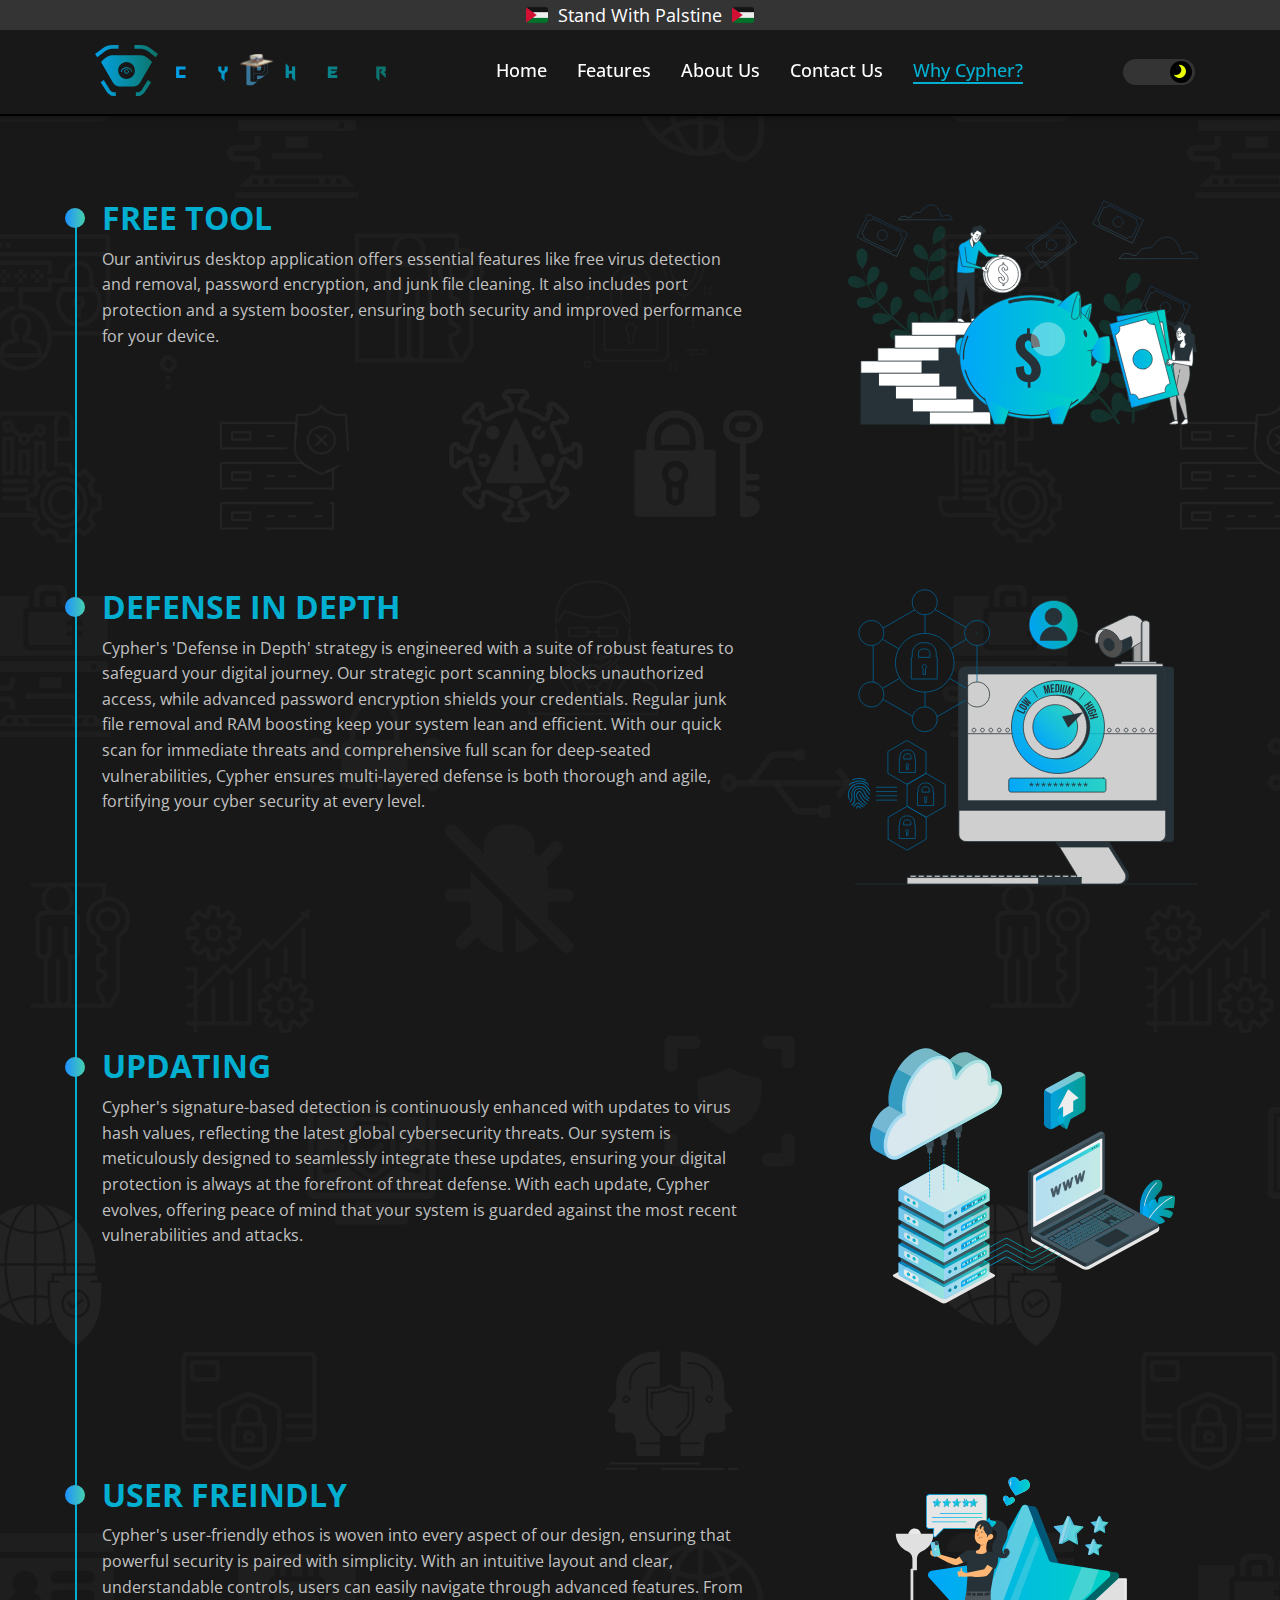
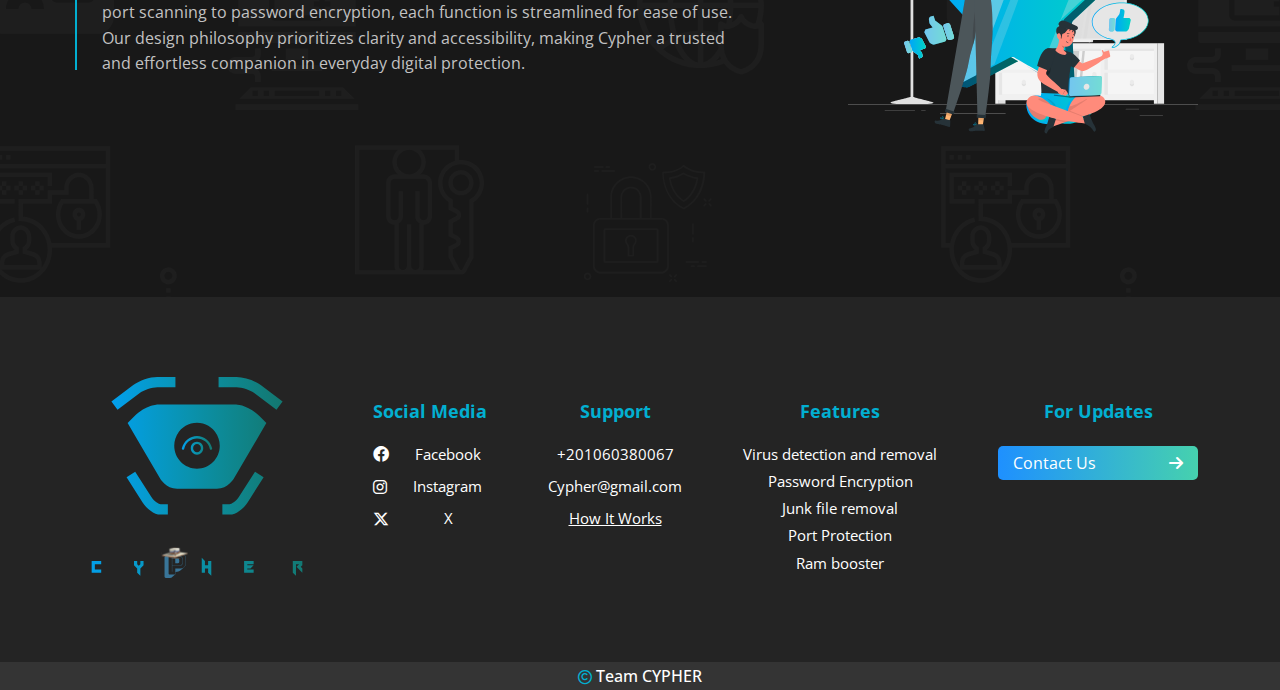
<file: WEB/html/why-cypher.html>
<!DOCTYPE html>
<html lang="en">
  <head>
    <meta charset="UTF-8" />
    <meta name="description" content="Antivirus project" />
    <meta name="keywords" content="HTML, CSS, JavaScript" />
    <meta name="author" content="Hamed" />
    <meta name="viewport" content="width=device-width, initial-scale=1.0" />
    <meta name="viewport" content="width=device-width, initial-scale=1.0" />
    <title>Cypher Antivirus</title>
    <link rel="stylesheet" href="../css/style.css" />
    <link rel="stylesheet" href="../css/all.css" />
    <link rel="stylesheet" href="../css/normalize.css" />
    <link rel="stylesheet" href="../css/normalize.css" />
    <link
      href="https://fonts.googleapis.com/css2?family=Dancing+Script:wght@400;500;600;700&family=Open+Sans:wght@300;400;500;700;800&display=swap"
      rel="stylesheet"
    />
  </head>
  <body class="why-cypher-body">
    <!-- Start Header -->
    <header>
      <div class="free">
        <img src="../image/flag-palestinian-territories_1f1f5-1f1f8.png" alt="">
        <p>Stand With Palstine</p>
        <img src="../image/flag-palestinian-territories_1f1f5-1f1f8.png" alt="">
      </div>
      <div class="top-scroll-bar"></div>
      <div class="container">
        <div class="menu-icon">
          <i class="fa-solid fa-bars"></i>
          <div class="layout"></div>
        </div>
        <div class="logo">
          <img src="../image/logo.svg" alt="" />
        </div>
        <div class="container-links">
          <ul class="links">
            <li><a href="index.html">Home</a></li>
            <li><a href="features.html">Features</a></li>
            <li><a href="about-us.html">About Us</a></li>
            <li><a href="contact.html">Contact Us</a></li>
            <li class="active"><a href="why-cypher.html">Why Cypher?</a></li>
          </ul>
        </div>
        <div class="mode">
          <label>
            <input class="toggle-checkbox" type="checkbox" />
            <div class="toggle-switch"></div>
          </label>
        </div>
      </div>
    </header>
    <!-- End Header -->
    <!-- Start Contact Us Page -->
    <div class="why-cypher">
      <div class="container">
        <div class="box">
          <div class="text-info">
            <h3>Free Tool</h3>
            <p>
              Our antivirus desktop application offers essential features like
              free virus detection and removal, password encryption, and junk
              file cleaning. It also includes port protection and a system
              booster, ensuring both security and improved performance for your
              device.
            </p>
          </div>
          <div class="image">
            <img src="../image/why-cypher1.svg" alt="" />
          </div>
        </div>
        <div class="box">
          <div class="text-info">
            <h3>Defense In Depth</h3>
            <p>
              Cypher's 'Defense in Depth' strategy is engineered with a suite of
              robust features to safeguard your digital journey. Our strategic
              port scanning blocks unauthorized access, while advanced password
              encryption shields your credentials. Regular junk file removal and
              RAM boosting keep your system lean and efficient. With our quick
              scan for immediate threats and comprehensive full scan for
              deep-seated vulnerabilities, Cypher ensures multi-layered defense
              is both thorough and agile, fortifying your cyber security at
              every level.
            </p>
          </div>
          <div class="image">
            <img src="../image/why-cypher2.svg" alt="" />
          </div>
        </div>
        <div class="box">
          <div class="text-info">
            <h3>Updating</h3>
            <p>
              Cypher's signature-based detection is continuously enhanced with
              updates to virus hash values, reflecting the latest global
              cybersecurity threats. Our system is meticulously designed to
              seamlessly integrate these updates, ensuring your digital
              protection is always at the forefront of threat defense. With each
              update, Cypher evolves, offering peace of mind that your system is
              guarded against the most recent vulnerabilities and attacks.
            </p>
          </div>
          <div class="image">
            <img src="../image/why-cypher3.svg" alt="" />
          </div>
        </div>
        <div class="box">
          <div class="text-info">
            <h3>User Freindly</h3>
            <p>
              Cypher's user-friendly ethos is woven into every aspect of our
              design, ensuring that powerful security is paired with simplicity.
              With an intuitive layout and clear, understandable controls, users
              can easily navigate through advanced features. From port scanning
              to password encryption, each function is streamlined for ease of
              use. Our design philosophy prioritizes clarity and accessibility,
              making Cypher a trusted and effortless companion in everyday
              digital protection.
            </p>
          </div>
          <div class="image">
            <img src="../image/why-cypher4.svg" alt="" />
          </div>
        </div>
      </div>
    </div>
    <!-- End Contact Us Page -->
    <!-- Start Footer -->
    <footer>
      <div class="container">
        <div class="footer-logo">
          <img src="../image/logoFooter.svg" alt="" />
        </div>
        <div class="social-media box">
          <h4>Social Media</h4>
          <div class="platform">
            <i class="fa-brands fa-facebook"></i>
            <a href="">Facebook</a>
          </div>
          <div class="platform">
            <i class="fa-brands fa-instagram"></i>
            <a href="">Instagram</a>
          </div>
          <div class="platform">
            <i class="fa-brands fa-x-twitter"></i>
            <a href="">X</a>
          </div>
        </div>
        <div class="support box">
          <h4>Support</h4>
          <p>+201060380067</p>
          <p>Cypher@gmail.com</p>
          <a href="">How It Works</a>
        </div>
        <div class="features box">
          <h4>Features</h4>
          <a href="">Virus detection and removal</a>
          <a href="">Password Encryption</a>
          <a href="">Junk file removal</a>
          <a href="">Port Protection</a>
          <a href="">Ram booster</a>
        </div>
        <div class="for-updates box">
          <h4>For Updates</h4>
          <a href="../html/contact.html">Contact Us</a>
        </div>
      </div>
      <div class="copy-right">
        <i class="fa-regular fa-copyright"></i>
        Team CYPHER
      </div>
    </footer>
    <!-- End Footer -->
    <!-- Start Scroll Up -->
    <div class="scroll-up">
      <i class="fa-solid fa-angles-up"></i>
    </div>
    <!-- End Scroll Up -->
    <script src="../js/main.js"></script>
    <!-- <script src="../js/all.min.js"></script> -->
  </body>
</html>
</file>
<file: WEB/css/style.css>
:root {
  --main-color: rgb(2, 175, 209);
  --main-mode-color: #181818;
  --second-mode-color: #000;
  --main-text-color: #fff;
  --p-text-color: #c2c2c2;
  --form-color: #343434;
  --card-color: #232323;
  --card-color2: #2b2a2a;
  --footer-color: #242424;
  --gradient-color: linear-gradient(to right, #1e90ff 0%, #46d1ae 100%);
  --section-padding: 100px;
}
html {
  scroll-behavior: smooth;
}
* {
  font-family: "Open Sans", system-ui, -apple-system, BlinkMacSystemFont,
    "Segoe UI", Roboto, Oxygen, Ubuntu, Cantarell, "Open Sans", "Helvetica Neue",
    sans-serif;
  box-sizing: border-box;
}
@font-face {
  font-family: "Pacifico";
  font-style: normal;
  font-weight: 400;
  src: local("Pacifico Regular"), local("Pacifico-Regular"),
    url(https://fonts.gstatic.com/s/pacifico/v12/FwZY7-Qmy14u9lezJ-6H6MmBp0u-.woff2)
      format("woff2");
  font-display: swap;
}
::-webkit-scrollbar {
  width: 13px;
}
::-webkit-scrollbar-track {
  background-color: var(--second-mode-color);
  border-radius: 20px;
  -webkit-border-radius: 20px;
  -moz-border-radius: 20px;
  -ms-border-radius: 20px;
  -o-border-radius: 20px;
}
::-webkit-scrollbar-thumb {
  background-image: linear-gradient(to bottom, #1e90ff 0%, #46d1ae 100%);
  background-position: center;
  background-repeat: no-repeat;
  background-size: auto;
  border-radius: 20px;
  -webkit-border-radius: 20px;
  -moz-border-radius: 20px;
  -ms-border-radius: 20px;
  -o-border-radius: 20px;
}
::-webkit-scrollbar-thumb:hover {
  background-image: linear-gradient(to bottom, #1c73cb 0%, #38a58a 100%);
  background-position: center;
  background-repeat: no-repeat;
  background-size: auto;
}
/* Start Container */
.container {
  width: 100%;
  padding-right: var(--bs-gutter-x, 0.75rem);
  padding-left: var(--bs-gutter-x, 0.75rem);
  margin-right: auto;
  margin-left: auto;
}

@media (min-width: 576px) {
  .container {
    max-width: 540px;
  }
}

@media (min-width: 768px) {
  .container {
    max-width: 720px;
  }
}

@media (min-width: 992px) {
  .container {
    max-width: 960px;
  }
}

@media (min-width: 1200px) {
  .container {
    max-width: 1140px;
  }
}

.container-fluid {
  width: 100%;
  padding-right: var(--bs-gutter-x, 0.75rem);
  padding-left: var(--bs-gutter-x, 0.75rem);
  margin-right: auto;
  margin-left: auto;
}
/* End Container */
body {
  background-color: var(--main-mode-color);
}
/* Start Bullets */
.bullets-container {
  position: fixed;
  right: 20px;
  top: 50%;
  transform: translateY(-50%);
  -webkit-transform: translateY(-50%);
  -moz-transform: translateY(-50%);
  -ms-transform: translateY(-50%);
  -o-transform: translateY(-50%);
  color: var(--main-text-color);
}
.bullets-container .bullets {
  list-style: none;
}
.bullets-container .bullets li {
  position: relative;
  width: 22px;
  height: 22px;
  border: 2px solid var(--main-color);
  border-radius: 50%;
  -webkit-border-radius: 50%;
  -moz-border-radius: 50%;
  -ms-border-radius: 50%;
  -o-border-radius: 50%;
  margin-bottom: 20px;
  display: flex;
  justify-content: center;
  align-items: center;
  transition: 0.3s;
  -webkit-transition: 0.3s;
  -moz-transition: 0.3s;
  -ms-transition: 0.3s;
  -o-transition: 0.3s;
  cursor: pointer;
  overflow: hidden;
  z-index: 100;
}
.bullets-container .bullets li:hover {
  background-color: var(--main-color);
  overflow: visible;
}
.bullets-container .bullets li a {
  text-decoration: none;
  color: var(--main-mode-color);
  position: absolute;
  left: 10px;
  width: 170px;
  text-align: center;
  background-color: var(--main-color);
  padding: 5px;
  border-radius: 100px;
  -webkit-border-radius: 100px;
  -moz-border-radius: 100px;
  -ms-border-radius: 100px;
  -o-border-radius: 100px;
  transition: 0.3s;
  -webkit-transition: 0.3s;
  -moz-transition: 0.3s;
  -ms-transition: 0.3s;
  -o-transition: 0.3s;
  font-size: 14px;
  opacity: 0;
}
.bullets-container .bullets li:hover a {
  left: -200px;
  opacity: 1;
}
@media (max-width: 768px) {
  .bullets-container {
    display: none;
  }
}
/* End Bullets */
/* ---------------------------------------------------------------Header----------------------------------------------------------------- */
.free {
  display: flex;
  justify-content: center;
  align-items: center;
  font-size: 18px;
  color: var(--main-text-color);
  background-color: var(--form-color);
  padding: 4px 0;
}
.free p {
  padding: 0 10px;
  margin: 0;
}
.free img {
  width: 22px;
}
.top-scroll-bar {
  position: fixed;
  left: 0;
  top: 115px;
  height: 3px;
  background-image: var(--gradient-color);
  background-position: center;
  background-repeat: no-repeat;
  background-size: auto;
  z-index: 1001;
}
header {
  width: 100%;
  background-color: var(--main-mode-color);
  border-bottom: 2px solid black;
  box-shadow: 0px -5px 10px 2px var(--second-mode-color);
  position: fixed;
  z-index: 1000;
  width: 100%;
  top: 0;
  left: 0;
}
header .container {
  display: flex;
  align-items: center;
  padding: 15px;
  justify-content: space-between;
  margin: auto;
}
header .logo {
  margin-left: 10px;
  cursor: pointer;
}
header .logo img {
  width: 300px;
  height: auto;
}
header .container-links .links {
  display: flex;
  justify-content: space-between;
  list-style: none;
  padding: 0;
  margin: 0 30px 0;
}
header .container-links .links li {
  margin: 0 15px 0;
  font-size: 18px;
  transition: 0.3s;
  -webkit-transition: 0.3s;
  -moz-transition: 0.3s;
  -ms-transition: 0.3s;
  -o-transition: 0.3s;
  overflow: hidden;
  position: relative;
  padding-bottom: 3px;
}
header .container-links .links li a::before {
  content: "";
  position: absolute;
  bottom: 0;
  width: 100%;
  height: 2px;
  background-color: var(--main-color);
  left: -215px;
  transition: 0.3s;
  -webkit-transition: 0.3s;
  -moz-transition: 0.3s;
  -ms-transition: 0.3s;
  -o-transition: 0.3s;
}
header .container-links .links li a:hover::before,
header .container-links .links .active a::before {
  left: 0px;
}
header .container-links .links li a {
  text-decoration: none;
  color: var(--main-text-color);
  transition: 0.3s;
  font-weight: 500;
}
header .container-links .links li a:hover {
  color: var(--main-color);
}
header .container-links .links .active a {
  color: var(--main-color);
}
header .mode .toggle-checkbox {
  display: none;
}
header .mode .toggle-switch {
  background-color: #343434;
  width: 72px;
  height: 26px;
  border-radius: 100px;
  -webkit-border-radius: 100px;
  -moz-border-radius: 100px;
  -ms-border-radius: 100px;
  -o-border-radius: 100px;
  position: relative;
  cursor: pointer;
  transition: 0.3s;
  -webkit-transition: 0.3s;
  -moz-transition: 0.3s;
  -ms-transition: 0.3s;
  -o-transition: 0.3s;
}
header .mode .toggle-switch::after {
  font-family: "Font Awesome 6 Free";
  content: "\f186";
  font-weight: bold;
  font-size: 15px;
  display: flex;
  justify-content: center;
  align-items: center;
  color: #ebff02;
  position: absolute;
  width: 22px;
  height: 22px;
  border-radius: 50%;
  -webkit-border-radius: 50%;
  -moz-border-radius: 50%;
  -ms-border-radius: 50%;
  -o-border-radius: 50%;
  background-color: #000;
  top: 50%;
  transform: translateY(-50%) rotate(225deg);
  -webkit-transform: translateY(-50%) rotate(225deg);
  -moz-transform: translateY(-50%) rotate(225deg);
  -ms-transform: translateY(-50%) rotate(225deg);
  -o-transform: translateY(-50%) rotate(225deg);
  right: 3px;
  transition: 0.3s;
  -webkit-transition: 0.3s;
  -moz-transition: 0.3s;
  -ms-transition: 0.3s;
  -o-transition: 0.3s;
}
header .mode .toggle-checkbox:checked + .toggle-switch {
  background-color: #c7c7c7;
}
header .mode .toggle-checkbox:checked + .toggle-switch::after {
  right: 47px;
  content: "\f185";
  color: #ffdd1e;
  background-color: #fff;
}
header .container .menu-icon {
  display: none;
}
header .container .menu-icon i {
  color: var(--main-text-color);
  font-size: 24px;
  cursor: pointer;
  transition: 0.3s;
  -webkit-transition: 0.3s;
  -moz-transition: 0.3s;
  -ms-transition: 0.3s;
  -o-transition: 0.3s;
}
header .container .menu-icon.selected i {
  color: var(--main-color);
}
header .container .menu-icon:hover i {
  color: var(--main-color);
}
@media (max-width: 1200px) {
  .top-scroll-bar {
    top: 105px;
  }
  header .container {
    max-width: 1140px;
    margin: auto;
  }
  header .logo img {
    width: 250px;
    height: auto;
  }
  header .container-links .links {
    display: flex;
    justify-content: space-between;
    list-style: none;
    padding: 0;
    margin: 0;
  }
  header .container-links .links li {
    margin: 0 15px 0;
    font-size: 16px;
    transition: 0.3s;
    -webkit-transition: 0.3s;
    -moz-transition: 0.3s;
    -ms-transition: 0.3s;
    -o-transition: 0.3s;
  }
}
@media (max-width: 993px) {
  .top-scroll-bar {
    top: 105px;
  }
  header .logo {
    margin-left: 10px;
    cursor: pointer;
    flex: 1;
  }
  header .container .menu-icon {
    display: block;
  }
  header .container .menu-icon i {
    margin: 0 20px;
  }
  header .container-links {
    position: fixed;
    left: -250px;
    top: 108px;
    background-color: var(--main-mode-color);
    height: 100%;
    padding: 30px;
    width: 250px;
    border-right: 2px solid var(--main-color);
    transition: 0.3s;
    -webkit-transition: 0.3s;
    -moz-transition: 0.3s;
    -ms-transition: 0.3s;
    -o-transition: 0.3s;
  }
  header .container-links.open {
    left: 0;
  }
  header .menu-icon.selected .layout {
    position: fixed;
    content: "";
    width: 100%;
    height: 100%;
    top: 108px;
    background-color: rgba(101, 101, 101, 0.25);
  }
  header .container-links .links {
    flex-direction: column;
    gap: 15px;
  }
  header .container-links .links li {
    padding-bottom: 5px;
  }
}
@media (max-width:768px){
  .free p {
    font-size: 14px;
  }
  .free img {
    width: 20px;
  }
  header .container-links {
    top: 106px;
  }
}
@media (max-width: 576px) {
  .top-scroll-bar {
    top: 92px;
  }
  header .menu-icon.selected .layout,
  header .container-links {
    top: 92px;
  }
  header .logo img {
    width: 170px;
  }
  header .mode .toggle-switch {
    width: 62px;
    height: 22px;
  }
  header .mode .toggle-switch::after {
    font-size: 12px;
    width: 18px;
    height: 18px;
  }
  header .mode .toggle-checkbox:checked + .toggle-switch::after {
    right: 40px;
  }
}
/* ---------------------------------------------------------------Landing---------------------------------------------------------------- */
.landing {
  position: relative;
  overflow: hidden;
}
.landing .radar-image img {
  position: absolute;
  left: 50%;
  transform: translateX(-50%);
  -webkit-transform: translateX(-50%);
  -moz-transform: translateX(-50%);
  -ms-transform: translateX(-50%);
  -o-transform: translateX(-50%);
  width: 1325px;
  height: 1000px;
  top: 80px;
  z-index: -1;
}
.radar-container {
  height: 285px;
  position: relative;
  margin-top: 130px;
}
.radar {
  background: radial-gradient(
      circle at center,
      rgba(32, 255, 77, 0.3) 0%,
      rgba(32, 255, 77, 0) 75%
    ),
    repeating-radial-gradient(
      rgba(32, 255, 77, 0) 5.8%,
      rgba(32, 255, 77, 0) 18%,
      rgb(27 162 54) 18.6%,
      rgba(32, 255, 77, 0) 18.9%
    ),
    linear-gradient(
      90deg,
      rgba(32, 255, 77, 0) 49.5%,
      rgba(32, 255, 77, 1) 50%,
      rgba(32, 255, 77, 1) 50%,
      rgba(32, 255, 77, 0) 50.2%
    ),
    linear-gradient(
      0deg,
      rgba(32, 255, 77, 0) 49.5%,
      rgba(32, 255, 77, 1) 50%,
      rgba(32, 255, 77, 1) 50%,
      rgba(32, 255, 77, 0) 50.2%
    );

  background: radial-gradient(
      circle at center,
      rgba(32, 255, 77, 0.3) 0%,
      rgba(32, 255, 77, 0) 75%
    ),
    repeating-radial-gradient(
      rgba(32, 255, 77, 0) 5.8%,
      rgba(32, 255, 77, 0) 18%,
      rgb(27 162 54) 18.6%,
      rgba(32, 255, 77, 0) 18.9%
    ),
    linear-gradient(
      90deg,
      rgba(32, 255, 77, 0) 49.5%,
      rgba(32, 255, 77, 1) 50%,
      rgba(32, 255, 77, 1) 50%,
      rgba(32, 255, 77, 0) 50.2%
    ),
    linear-gradient(
      0deg,
      rgba(32, 255, 77, 0) 49.5%,
      rgba(32, 255, 77, 1) 50%,
      rgba(32, 255, 77, 1) 50%,
      rgba(32, 255, 77, 0) 50.2%
    );
  height: 230px;
  width: 230px;
  position: absolute;
  left: calc(50% - 12px);
  top: 50%;
  transform: translate(-50%, -50%);
  border-radius: 50%;
  border: 0.2rem solid #20ff4d;
  overflow: hidden;
}
.radar::before {
  content: " ";
  display: block;
  position: absolute;
  width: 100%;
  height: 100%;
  border-radius: 50%;
  animation: blips 5s infinite;
  animation-timing-function: linear;
  animation-delay: 1.4s;
}
.radar::after {
  content: " ";
  display: block;
  background-image: linear-gradient(
    44deg,
    rgba(0, 255, 51, 0) 50%,
    rgba(0, 255, 51, 1) 100%
  );
  width: 50%;
  height: 50%;
  position: absolute;
  top: 0;
  left: 0;
  animation: radar-beam 5s infinite;
  animation-timing-function: linear;
  transform-origin: bottom right;
  border-radius: 100% 0 0 0;
}
.landing .text-info {
  text-align: center;
  color: var(--main-text-color);
}
.landing .text-info h3 {
  font-weight: 400;
  font-size: 28px;
  text-transform: uppercase;
  margin: 0;
  color: var(--main-text-color);
}
.landing .text-info h3 span {
  display: block;
  margin-top: 3px;
  text-transform: capitalize;
}
.landing .text-info p {
  font-size: 16px;
}
.landing .download-btn a {
  color: white;
  text-decoration: none;
  display: block;
  width: fit-content;
  margin: auto;
  background-image: var(--gradient-color);
  background-position: center;
  background-repeat: no-repeat;
  background-size: auto;
  font-size: 20px;
  padding: 8px 20px;
  border-radius: 100px;
  -webkit-border-radius: 100px;
  -moz-border-radius: 100px;
  -ms-border-radius: 100px;
  -o-border-radius: 100px;
  cursor: pointer;
  transition: 0.3s;
  -webkit-transition: 0.3s;
  -moz-transition: 0.3s;
  -ms-transition: 0.3s;
  -o-transition: 0.3s;
}
.landing .download-btn a:hover {
  transform: translateY(-3px);
  -webkit-transform: translateY(-3px);
  -moz-transform: translateY(-3px);
  -ms-transform: translateY(-3px);
  -o-transform: translateY(-3px);
}
.landing .desktop-img {
  width: fit-content;
  margin: auto;
  animation: top-down 1.5s infinite alternate linear;
  -webkit-animation: top-down 1.5s infinite alternate linear;
  margin-bottom: 5px;
  margin-top: 20px;
}
.landing .desktop-img img {
  width: 100%;
  padding: 0 25px;
}
.vector.right {
  direction: rtl;
}
.vector img {
  width: 450px;
  height: auto;
}
@keyframes top-down {
  0% {
    transform: translateY(-10px);
    -webkit-transform: translateY(-10px);
    -moz-transform: translateY(-10px);
    -ms-transform: translateY(-10px);
    -o-transform: translateY(-10px);
  }
  100% {
    transform: translateY(10px);
    -webkit-transform: translateY(10px);
    -moz-transform: translateY(10px);
    -ms-transform: translateY(10px);
    -o-transform: translateY(10px);
  }
}
@keyframes radar-beam {
  0% {
    transform: rotate(0deg);
    -webkit-transform: rotate(0deg);
    -moz-transform: rotate(0deg);
    -ms-transform: rotate(0deg);
    -o-transform: rotate(0deg);
  }
  100% {
    transform: rotate(360deg);
    -webkit-transform: rotate(360deg);
    -moz-transform: rotate(360deg);
    -ms-transform: rotate(360deg);
    -o-transform: rotate(360deg);
  }
}
@keyframes blips {
  14% {
    background: radial-gradient(
      1vmin circle at 75% 70%,
      rgba(255, 255, 255, 1) 10%,
      rgba(32, 255, 77, 1) 30%,
      rgba(255, 255, 255, 0) 100%
    );
  }

  14.0002% {
    background: radial-gradient(
        1vmin circle at 75% 70%,
        rgba(255, 255, 255, 1) 10%,
        rgba(32, 255, 77, 1) 30%,
        rgba(255, 255, 255, 0) 100%
      ),
      radial-gradient(
        1vmin circle at 63% 72%,
        rgba(255, 255, 255, 1) 10%,
        rgba(32, 255, 77, 1) 30%,
        rgba(255, 255, 255, 0) 100%
      );
  }

  25% {
    background: radial-gradient(
        1vmin circle at 75% 70%,
        rgba(255, 255, 255, 1) 10%,
        rgba(32, 255, 77, 1) 30%,
        rgba(255, 255, 255, 0) 100%
      ),
      radial-gradient(
        1vmin circle at 63% 72%,
        rgba(255, 255, 255, 1) 10%,
        rgba(32, 255, 77, 1) 30%,
        rgba(255, 255, 255, 0) 100%
      ),
      radial-gradient(
        1vmin circle at 56% 86%,
        rgba(255, 255, 255, 1) 10%,
        rgba(32, 255, 77, 1) 30%,
        rgba(255, 255, 255, 0) 100%
      );
  }

  26% {
    background: radial-gradient(
        1vmin circle at 75% 70%,
        rgba(255, 255, 255, 1) 10%,
        rgba(32, 255, 77, 1) 30%,
        rgba(255, 255, 255, 0) 100%
      ),
      radial-gradient(
        1vmin circle at 63% 72%,
        rgba(255, 255, 255, 1) 10%,
        rgba(32, 255, 77, 1) 30%,
        rgba(255, 255, 255, 0) 100%
      ),
      radial-gradient(
        1vmin circle at 56% 86%,
        rgba(255, 255, 255, 1) 10%,
        rgba(32, 255, 77, 1) 30%,
        rgba(255, 255, 255, 0) 100%
      );
    opacity: 1;
  }

  100% {
    background: radial-gradient(
        1vmin circle at 75% 70%,
        rgba(255, 255, 255, 1) 10%,
        rgba(32, 255, 77, 1) 30%,
        rgba(255, 255, 255, 0) 100%
      ),
      radial-gradient(
        1vmin circle at 63% 72%,
        rgba(255, 255, 255, 1) 10%,
        rgba(32, 255, 77, 1) 30%,
        rgba(255, 255, 255, 0) 100%
      ),
      radial-gradient(
        1vmin circle at 56% 86%,
        rgba(255, 255, 255, 1) 10%,
        rgba(32, 255, 77, 1) 30%,
        rgba(255, 255, 255, 0) 100%
      );
    opacity: 0;
  }
}
@media (max-width: 1200px) {
  .vector img {
    width: 400px;
  }
}
@media (max-width: 993px) {
  .vector img {
    width: 350px;
  }
}
@media (max-width: 768px) {
  .landing .radar-image img {
    width: 1000px;
    top: -10px;
  }
  .radar-container {
    height: 240px;
  }
  .radar {
    height: 175px;
    width: 175px;
    left: calc(50% - 8px);
    top: 48%;
  }
  .landing .text-info h3 {
    font-size: 26px;
  }
  .landing .text-info p {
    font-size: 14px;
  }
  .landing .download-btn a {
    padding: 7px 15px;
  }
  .vector img {
    width: 300px;
  }
}
@media (max-width: 576px) {
  .landing .radar-image img {
    width: 700px;
    top: -115px;
  }
  .radar-container {
    height: 225px;
    margin-top: 85px;
  }
  .radar {
    height: 120px;
    width: 120px;
    left: calc(50% - 6px);
    top: 57%;
  }
  .landing .text-info h3 {
    font-size: 23px;
  }
  .landing .text-info p {
    font-size: 12px;
  }
  .landing .download-btn a {
    padding: 6px 13px;
    font-size: 18px;
  }
  .vector img {
    width: 250px;
  }
}
/* ---------------------------------------------------------------tool-section --------------------------------------------------------- */
.tool-section {
  color: var(--main-text-color);
  padding: var(--section-padding) 0;
}
.sectoin-header h3 {
  text-align: center;
  font-size: 40px;
  font-weight: 500;
  margin: 0 0 20px;
  color: var(--main-text-color);
}
.sectoin-header h3 span {
  color: var(--main-color);
  font-weight: bold;
}
.tool-section .container {
  background-image: url(../image/Group_tool.svg);
  background-size: cover;
  min-height: 750px;
  padding-top: 150px;
  background-position: center;
}
.tool-section .container .cards {
  display: grid;
  grid-template-columns: repeat(auto-fill, minmax(350px, 1fr));
  gap: 30px;
}
.tool-section .container .cards .card {
  background-color: var(--card-color);
  padding: 20px;
  text-align: center;
  border-radius: 5px;
  box-shadow: 0px 0px 5px 0 rgba(101, 101, 101, 0.25);
  -webkit-border-radius: 5px;
  -moz-border-radius: 5px;
  -ms-border-radius: 5px;
  -o-border-radius: 5px;
  height: 100%;
  position: relative;
  transition: 0.5s;
  -webkit-transition: 0.5s;
  -moz-transition: 0.5s;
  -ms-transition: 0.5s;
  -o-transition: 0.5s;
  border-color: var(--main-color);
}
.tool-section .container .cards .card:hover {
  transform: translateY(-5px) scale(1.07);
  -webkit-transform: translateY(-5px) scale(1.07);
  -moz-transform: translateY(-5px) scale(1.07);
  -ms-transform: translateY(-5px) scale(1.07);
  -o-transform: translateY(-5px) scale(1.07);
  border: 1px solid var(--main-color);
}
.tool-section .container .cards .card .card-image img {
  width: 100px;
  height: 97px;
}
.tool-section .container .cards .card h4 {
  font-weight: 500;
  font-size: 20px;
  padding: 0;
  margin: 20px 0;
}
.tool-section .container .cards .card p {
  font-size: 14px;
  line-height: 1.6;
  color: var(--p-text-color);
  padding: 0;
  margin: 0;
}
.tool-section .container .cards .card::before {
  position: absolute;
  transform: rotate(90deg);
  -webkit-transform: rotate(90deg);
  -moz-transform: rotate(90deg);
  -ms-transform: rotate(90deg);
  -o-transform: rotate(90deg);
  padding: 8px 20px;
  background-image: var(--gradient-color);
  background-position: center;
  background-repeat: no-repeat;
  background-size: auto;
  left: 0;
  top: 30px;
  width: 60px;
  text-transform: uppercase;
  letter-spacing: 2px;
  color: white;
}
.tool-section .container .cards .card:nth-child(1)::before {
  content: "Easy";
}
.tool-section .container .cards .card:nth-child(2)::before {
  content: "Save";
}
.tool-section .container .cards .card:nth-child(3)::before {
  content: "Speed";
}
.tool-section .container .cards .card::after {
  content: "";
  position: absolute;
  top: 65px;
  left: 33px;
  border: 17px solid;
  border-color: transparent transparent var(--card-color) transparent;
}
@media (max-width: 993px) {
  .sectoin-header h3 {
    font-size: 36px;
  }
  .tool-section .container {
    background-image: none;
    padding-top: 100px;
  }
}
@media (max-width: 768px) {
  .sectoin-header h3 {
    font-size: 32px;
  }
  .tool-section .container {
    background-image: none;
    padding-top: 75px;
  }
  .tool-section .container .cards .card:hover {
    transform: translateY(-5px) scale(1);
    -webkit-transform: translateY(-5px) scale(1);
    -moz-transform: translateY(-5px) scale(1);
    -ms-transform: translateY(-5px) scale(1);
    -o-transform: translateY(-5px) scale(1);
    border: 1px solid var(--main-color);
  }
}

/* --------------------------------------------------------------- vedio-section --------------------------------------------------- */
.vedio-section {
  margin: var(--section-padding) 0;
}
.vedio-section img {
  width: 100%;
  margin-top: 5%;
  height: auto;
}
/* -------------------------------------------------------------- Start Features Page ----------------------------------------------- */
.features .feature {
  padding: var(--section-padding) 0;
  color: var(--p-text-color);
}
.features .feature:first-child {
  margin-top: 50px;
}
.features .feature h2 {
  text-align: center;
  font-size: 32px;
  color: var(--main-color);
  margin: 0 0 50px;
}
.features .feature.second-color {
  background-color: var(--card-color);
}
.features .feature .details {
  color: var(--main-text-color-color);
  display: flex;
  justify-content: space-between;
  align-items: center;
  gap: 100px;
}
.features .feature.second-color .details {
  flex-direction: row-reverse;
}
.features .feature .details img {
  width: 300px;
  animation: up-down alternate infinite 1.5s;
  -webkit-animation: up-down alternate infinite linear 1.5s;
}
.features .feature .text-info .text {
  display: flex;
  align-items: center;
}
.features .feature .text-info .text i {
  margin-right: 15px;
  color: var(--main-color);
}
.features .feature .text-info .text p a {
  font-size: 20px;
  background-image: linear-gradient(#1e90ff 0%, #46d1ae 100%);
  background-repeat: no-repeat;
  background-position: left bottom;
  background-size: 0% 2px;
  line-height: 1.6;
  transition: 1s;
  -webkit-transition: 1s;
  -moz-transition: 1s;
  -ms-transition: 1s;
  -o-transition: 1s;
}
.features .feature .text-info .text p a:hover {
  background-size: 100% 2px;
}
@media (max-width: 1200px) {
  .features .feature .details img {
    width: 250px;
  }
  .features .feature .text-info .text p a {
    font-size: 18px;
  }
}
@media (max-width: 993px) {
  .features .feature .details {
    gap: 40px;
    flex-direction: column !important;
  }
}
@media (max-width: 768px) {
  .features .feature .text-info .text {
    flex-direction: column;
  }
  .features .feature .text-info .text p {
    margin: 8px 0 25px;
    text-align: center;
  }
  .features .feature h2 {
    font-size: 30px;
  }
  .features .feature .text-info .text p a {
    font-size: 16px;
  }
}
@media (max-width: 576px) {
  .features .feature h2 {
    font-size: 28px;
  }
  .features .feature .text-info .text p a {
    font-size: 15px;
  }
  .features .feature .details {
    gap: 20px;
  }
  .features .feature .details img {
    width: 200px;
  }
}
@keyframes up-down {
  0% {
    transform: translateY(-15px);
    -webkit-transform: translateY(-15px);
    -moz-transform: translateY(-15px);
    -ms-transform: translateY(-15px);
    -o-transform: translateY(-15px);
  }
  100% {
    transform: translateY(15px);
    -webkit-transform: translateY(15px);
    -moz-transform: translateY(15px);
    -ms-transform: translateY(15px);
    -o-transform: translateY(15px);
  }
}
/* -------------------------------------------------------------- End Features Page ----------------------------------------------- */
/* -------------------------------------------------------------- Start Contact Us  Page ------------------------------------------ */
.contact-us {
  height: calc(100vh - 86px);
  display: flex;
  justify-content: center;
  align-items: center;
  margin-top: 86px;
}
.contact-us .container {
  display: flex;
  gap: 150px;
}
.contact-us .container .side-one {
  flex: 2;
}
.contact-us .container .side-one h3,
.contact-us .container .side-two h3 {
  color: var(--main-color);
  font-size: 30px;
  text-transform: uppercase;
}
.contact-us .container .side-one form {
  display: flex;
  flex-direction: column;
}
.contact-us .container .side-one form label {
  color: var(--main-text-color);
  font-size: 18px;
  margin-bottom: 10px;
  text-transform: uppercase;
  font-weight: 600;
}
.contact-us .container .side-one form input,
.contact-us .container .side-one form textarea {
  margin-bottom: 30px;
  padding: 10px;
  background-color: var(--form-color);
  border: none;
  border-radius: 3px;
  -webkit-border-radius: 3px;
  -moz-border-radius: 3px;
  -ms-border-radius: 3px;
  -o-border-radius: 3px;
  caret-color: var(--main-color);
  height: 35px;
}
.contact-us .container .side-one form input::placeholder,
.contact-us .container .side-one form textarea::placeholder {
  color: var(--p-text-color);
  padding: 2px;
}
.contact-us .container .side-one form input:focus,
.contact-us .container .side-one form textarea:focus {
  outline: none;
  color: var(--main-text-color);
}
.contact-us .container .side-one form textarea {
  height: 200px;
  resize: none;
}
.contact-us .container .side-one input[type="submit"] {
  padding: 8px 40px 10px 25px;
  width: fit-content;
  color: white;
  background-image: var(--gradient-color);
  background-position: center;
  background-repeat: no-repeat;
  background-size: auto;
  cursor: pointer;
  transition: 0.5s;
  -webkit-transition: 0.5s;
  -moz-transition: 0.5s;
  -ms-transition: 0.5s;
  -o-transition: 0.5s;
  font-weight: bold;
  margin: 0;
}
.contact-us .container .side-one .btn {
  position: relative;
  width: fit-content;
  height: fit-content;
  margin: 0;
}
.contact-us .container .side-one .btn::after {
  font-family: "Font Awesome 6 Free";
  content: "\f0da";
  font-weight: bold;
  position: absolute;
  color: white;
  right: 20px;
  top: 50%;
  transform: translateY(-50%);
  font-size: 20px;
  -webkit-transform: translateY(-50%);
  -moz-transform: translateY(-50%);
  -ms-transform: translateY(-50%);
  -o-transform: translateY(-50%);
}
.contact-us .container .side-two {
  color: var(--main-text-color);
  flex: 1;
}
.contact-us .container .side-two h4 {
  font-size: 18px;
  color: var(--main-text-color);
  margin: 0;
}
.contact-us .container .side-two p {
  color: var(--p-text-color);
}
.contact-us .container .side-two .call-us,
.contact-us .container .side-two .mail-us {
  margin-bottom: 50px;
}
.contact-us .container .side-two .social-networks .social {
  margin-top: 25px;
  display: flex;
  gap: 20px;
  align-items: center;
}
.contact-us .container .side-two .social-networks .social a {
  font-size: 22px;
  color: var(--main-text-color);
  transition: 0.3s;
  -webkit-transition: 0.3s;
  -moz-transition: 0.3s;
  -ms-transition: 0.3s;
  -o-transition: 0.3s;
}
.contact-us .container .side-two .social-networks .social a:hover {
  transform: translateY(-5px);
  -webkit-transform: translateY(-5px);
  -moz-transform: translateY(-5px);
  -ms-transform: translateY(-5px);
  -o-transform: translateY(-5px);
}
@media (max-width: 993px) {
  .contact-us {
    height: auto;
  }
  .contact-us .container {
    display: flex;
    flex-direction: column;
    gap: 25px;
  }
}
@media (max-width: 768px) {
  .contact-us .container .side-one h3,
  .contact-us .container .side-two h3 {
    font-size: 28px;
  }
}
@media (max-width: 576px) {
  .contact-us .container .side-one h3,
  .contact-us .container .side-two h3 {
    font-size: 26px;
  }
  .contact-us .container .side-two h4,
  .contact-us .container .side-one form label {
    font-size: 16px;
  }
}
/* -------------------------------------------------------------- End Contact Us  Page ------------------------------------------ */
/* -------------------------------------------------------------- Start Why Cyphor  Page ------------------------------------------ */
/* .why-cypher-page {
  background-image: url(../image/roadmap.svg);
  background-size: cover;
  background-repeat: no-repeat;
} */
.why-cypher {
  margin-top: 200px;
}
.why-cypher .container .box {
  display: flex;
  justify-content: space-between;
  gap: 100px;
  margin-bottom: 160px;
}
.why-cypher .container {
  position: relative;
}
.why-cypher .container::before {
  content: "";
  position: absolute;
  left: 5px;
  top: 10px;
  height: 95%;
  width: 2px;
  background-color: var(--main-color);
}
.why-cypher .container .box .text-info {
  margin-left: 20px;
}
.why-cypher .container .box .text-info h3 {
  color: var(--main-color);
  font-size: 32px;
  margin: 0 0 10px;
  text-transform: uppercase;
  position: relative;
}
.why-cypher .container .box .text-info h3::before {
  content: "";
  position: absolute;
  width: 20px;
  height: 20px;
  background-image: var(--gradient-color);
  background-position: center;
  background-repeat: no-repeat;
  background-size: auto;
  border-radius: 50%;
  -webkit-border-radius: 50%;
  -moz-border-radius: 50%;
  -ms-border-radius: 50%;
  -o-border-radius: 50%;
  left: -37px;
  top: 50%;
  transform: translateY(-50%);
  -webkit-transform: translateY(-50%);
  -moz-transform: translateY(-50%);
  -ms-transform: translateY(-50%);
  -o-transform: translateY(-50%);
}
.why-cypher .container .box .text-info p {
  color: var(--p-text-color);
  line-height: 1.6;
  margin: 0;
}
.why-cypher .container .box .image img {
  width: 350px;
  animation: top-down 1.5s infinite alternate linear;
  -webkit-animation: top-down 1.5s infinite alternate linear;
}
@media (max-width: 993px) {
  .why-cypher .container .box {
    flex-direction: column;
    align-items: center;
  }
  .why-cypher .container .box .text-info {
    text-align: center;
    margin-bottom: 50px;
    margin-left: 0;
    position: relative;
  }
  .why-cypher .container .box {
    gap: 0;
  }
  .why-cypher .container .box .text-info h3::before {
    width: 25px;
    height: 25px;
    left: 50%;
    top: -42px;
    transform: translateY(-50%);
    -webkit-transform: translateX(-50%);
    -moz-transform: translateY(-50%);
    -ms-transform: translateY(-50%);
    -o-transform: translateY(-50%);
    animation: fade 1s infinite alternate;
    -webkit-animation: fade 1s infinite alternate;
  }
  .why-cypher .container::before {
    display: none;
  }
}
@media (max-width: 768px) {
  .why-cypher .container .box .text-info h3 {
    font-size: 30px;
  }
  .why-cypher .container .box .text-info p {
    font-size: 14px;
  }
  .why-cypher .container .box .image img {
    width: 300px;
  }
}
@media (max-width: 576px) {
  .why-cypher .container .box .text-info h3 {
    font-size: 28px;
  }
  .why-cypher .container .box .text-info p {
    font-size: 12px;
  }
  .why-cypher .container .box .image img {
    width: 250px;
  }
}
@keyframes fade {
  0% {
    opacity: 0;
  }
  100% {
    opacity: 1;
  }
}
/* -------------------------------------------------------------- End Why Cyphor Page ------------------------------------------ */
/* -------------------------------------------------------------- Start About Us ------------------------------------------ */
.about-us-body,
.why-cypher-body,
.contact-body,
.feature-body {
  background-image: url(../image/about-us-bg.svg);
  background-size: 75%;
  background-position: center;
}
.about-us {
  margin-top: 150px;
}
.about-us .container {
  position: relative;
  overflow: hidden;
}
.about-us .container::before {
  position: absolute;
  content: "";
  width: 3px;
  background-color: var(--main-color);
  height: 100%;
  left: 50%;
  top: 50%;
  transform: translateY(-50%);
  -webkit-transform: translateY(-50%);
  -moz-transform: translateY(-50%);
  -ms-transform: translateY(-50%);
  -o-transform: translateY(-50%);
}
.about-us .container .view {
  perspective: 1000px;
  position: relative;
  left: -650px;
  transition: 1s;
  -webkit-transition: 1s;
  -moz-transition: 1s;
  -ms-transition: 1s;
  -o-transition: 1s;
}
.about-us .container .view.right {
  left: 650px;
}
.about-us .container .view::before {
  content: "";
  border: 10px solid;
  border-color: transparent transparent transparent var(--card-color2);
  position: absolute;
  left: 480px;
  bottom: 80px;
  z-index: 10;
}
.about-us .container .view.right::before {
  right: 480px;
  border-color: transparent var(--card-color2) transparent transparent;
}
.about-us .container .view::after {
  content: "";
  position: absolute;
  width: 20px;
  height: 20px;
  background-color: var(--main-color);
  bottom: 80px;
  left: calc(50% - -1px);
  transform: translateX(-50%);
  -webkit-transform: translateX(-50%);
  -moz-transform: translateX(-50%);
  -ms-transform: translateX(-50%);
  -o-transform: translateX(-50%);
  border-radius: 50%;
  -webkit-border-radius: 50%;
  -moz-border-radius: 50%;
  -ms-border-radius: 50%;
  -o-border-radius: 50%;
}
.about-us .container .view .box {
  width: 320px;
  min-height: 420px;
  background-color: var(--card-color2);
  border-radius: 5px;
  -webkit-border-radius: 5px;
  -moz-border-radius: 5px;
  -ms-border-radius: 5px;
  -o-border-radius: 5px;
  position: relative;
  transform-style: preserve-3d;
  transition: 1s;
  -webkit-transition: 1s;
  -moz-transition: 1s;
  -ms-transition: 1s;
  -o-transition: 1s;
  margin-bottom: 30px;
  box-shadow: var(--second-mode-color) 0px 8px 24px;
}
.about-us .container .view .box .flip {
  position: absolute;
  right: -26px;
  bottom: 20px;
  background: var(--card-color2);
  padding: 5px;
  color: var(--main-color);
  border-radius: 0 3px 3px 0;
  cursor: pointer;
}
.about-us .container .view .box.left {
  margin-left: 160px;
}
.about-us .container .view .box.right {
  margin-left: auto;
  margin-right: 160px;
}
.about-us .container .view .box .card {
  position: absolute;
  width: 100%;
  height: 100%;
  background-color: var(--card-color2);
  backface-visibility: hidden;
  -webkit-backface-visibility: hidden;
  border-radius: 5px;
  -webkit-border-radius: 5px;
  -moz-border-radius: 5px;
  -ms-border-radius: 5px;
  -o-border-radius: 5px;
  overflow: hidden;
}
.about-us .container .view .box .card.front img {
  width: 100%;
}
.about-us .container .view .box .card.front .text-info {
  padding: 10px 20px;
  text-align: center;
  color: var(--main-text-color);
}
.about-us .container .view .box .card.front .text-info h4 {
  color: var(--main-color);
  font-size: 20px;
  margin: 0;
  padding: 10px 0;
}
.about-us .container .view .box .card.front .text-info p {
  margin: 4px 0;
  padding: 0;
  font-weight: 500;
  font-size: 14px;
}
.about-us .container .view .box .card.front .icons {
  display: flex;
  justify-content: space-around;
  padding: 10px 0;
}
.about-us .container .view .box .card.front .icons i {
  color: var(--main-text-color);
  font-size: 20px;
}
.about-us .container .view .box .card.back {
  transform: rotateY(180deg);
  -webkit-transform: rotateY(180deg);
  -moz-transform: rotateY(180deg);
  -ms-transform: rotateY(180deg);
  -o-transform: rotateY(180deg);
  padding: 10px 20px;
  text-wrap: balance;
}
.about-us .container .view .box .card.back h3 {
  margin: auto;
  width: fit-content;
  margin-top: 10px;
  color: var(--main-color);
  font-size: 24px;
}
.about-us .container .view .box .card.back p {
  font-size: 16px;
  color: var(--main-text-color);
  line-height: 1.6;
  margin-bottom: 10px;
}
.about-us .container .view .box .card.back .my-links {
  color: var(--main-text-color);
  font-size: 20px;
  display: flex;
  gap: 20px;
  justify-content: flex-end;
}
.about-us .container .view .box .card.back .my-links a {
  color: var(--main-text-color);
}
.about-us .container .view .box .card.back .my-links i {
  cursor: pointer;
  transition: 0.3s;
  -webkit-transition: 0.3s;
  -moz-transition: 0.3s;
  -ms-transition: 0.3s;
  -o-transition: 0.3s;
}
.about-us .container .view .box .card.back .my-links i:hover {
  transform: translateY(-3px);
  -webkit-transform: translateY(-3px);
  -moz-transform: translateY(-3px);
  -ms-transform: translateY(-3px);
  -o-transform: translateY(-3px);
  color: var(--main-color);
}
.about-us .container .view .box.fliped {
  transform: rotateY(-180deg);
  -webkit-transform: rotateY(-180deg);
  -moz-transform: rotateY(-180deg);
  -ms-transform: rotateY(-180deg);
  -o-transform: rotateY(-180deg);
}
@media (max-width: 1200px) {
  .about-us .container .view .box.left {
    margin-left: 60px;
  }
  .about-us .container .view .box.right {
    margin-right: 60px;
  }
  .about-us .container .view::before {
    left: 380px;
  }
  .about-us .container .view.right::before {
    right: 380px;
  }
}
@media (max-width: 993px) {
  .about-us .container::before,
  .about-us .container .view::after,
  .about-us .container .view::before {
    display: none;
  }
  .about-us .container .view .box {
    margin-left: auto !important;
    margin-right: auto !important;
  }
}
/* -------------------------------------------------------------- End About Us ------------------------------------------ */

/* --------------------------------------------------------------- Footer --------------------------------------------------------- */
footer {
  background-color: var(--footer-color);
  margin: var(--section-padding) 0 0 0;
}
footer .container {
  display: flex;
  color: var(--main-text-color);
  justify-content: space-between;
  text-align: center;
  padding-bottom: 80px;
  padding-top: 80px;
}
footer .container img {
  width: 230px;
  height: auto;
}
footer .container .box h4 {
  color: var(--main-color);
  font-size: 18px;
}
footer .container .box p {
  font-size: 15px;
}
footer .container .box.social-media .platform {
  display: flex;
  justify-content: space-between;
  align-items: center;
  margin-bottom: 15px;
}
footer .container .box.social-media .platform img {
  width: 15px;
  height: auto;
}
footer .container .box.social-media .platform a {
  width: 100%;
  margin-left: 20px;
  text-decoration: none;
}
footer .container .support.box a,
footer .container .box.features a,
footer .container .box.social-media .platform a {
  color: var(--main-text-color);
  cursor: pointer;
  transition: 0.3s;
  -webkit-transition: 0.3s;
  -moz-transition: 0.3s;
  -ms-transition: 0.3s;
  -o-transition: 0.3s;
  display: block;
  font-size: 15px;
}
footer .container .support.box a:hover,
footer .container .box.features a:hover,
footer .container .box.social-media .platform a:hover {
  color: var(--main-color);
}
footer .container .box.features a {
  margin-bottom: 10px;
  text-decoration: none;
}
footer .container .box.for-updates a {
  display: block;
  text-decoration: none;
  color: white;
  padding: 8px 15px;
  background-image: var(--gradient-color);
  background-position: center;
  background-repeat: no-repeat;
  background-size: auto;
  border-radius: 5px;
  -webkit-border-radius: 5px;
  -moz-border-radius: 5px;
  -ms-border-radius: 5px;
  -o-border-radius: 5px;
  text-align: left;
  width: 200px;
  position: relative;
  transition: 0.5s;
  -webkit-transition: 0.5s;
  -moz-transition: 0.5s;
  -ms-transition: 0.5s;
  -o-transition: 0.5s;
}
footer .container .box.for-updates a:hover {
  transform: translateY(-7px);
  -webkit-transform: translateY(-7px);
  -moz-transform: translateY(-7px);
  -ms-transform: translateY(-7px);
  -o-transform: translateY(-7px);
}
footer .container .box.for-updates a::after {
  font-family: "Font Awesome 6 Free";
  content: "\f061";
  font-weight: bold;
  position: absolute;
  right: 15px;
}
footer .copy-right {
  text-align: center;
  color: var(--main-text-color);
  background-color: var(--form-color);
  padding: 5px 0;
  font-weight: 500;
}
footer .copy-right i {
  font-size: 14px;
  color: var(--main-color);
}
@media (max-width: 993px) {
  footer .container img {
    width: 200px;
  }
  footer .container .box.social-media .platform {
    width: fit-content;
    margin: auto;
    margin-bottom: 15px;
  }
  footer .container .box.for-updates a {
    margin: auto;
  }
  footer .container {
    justify-content: center;
    flex-direction: column;
    gap: 30px;
  }
  footer .container .box.features a {
    width: fit-content;
    margin: auto;
    margin-bottom: 10px;
  }
}
@media (max-width: 768px) {
  footer .container img {
    width: 175px;
  }
}
@media (max-width: 576px) {
  footer .container img {
    width: 150px;
  }
}
/* --------------------------------------------------------------- Scroll up --------------------------------------------------------- */
.scroll-up {
  width: 30px;
  height: 30px;
  border-radius: 50%;
  -webkit-border-radius: 50%;
  -moz-border-radius: 50%;
  -ms-border-radius: 50%;
  -o-border-radius: 50%;
  background-image: var(--gradient-color);
  background-position: center;
  background-repeat: no-repeat;
  display: flex;
  justify-content: center;
  align-items: center;
  cursor: pointer;
  position: fixed;
  bottom: 30px;
  right: 30px;
  animation: bouncing infinite 1.5s;
  -webkit-animation: bouncing infinite 1.5s;
  display: none;
  color: white;
}
@keyframes bouncing {
  0%,
  10%,
  20%,
  50%,
  80%,
  100% {
    transform: translateY(0);
    -webkit-transform: translateY(0);
    -moz-transform: translateY(0);
    -ms-transform: translateY(0);
    -o-transform: translateY(0);
  }
  40%,
  60% {
    transform: translateY(-15px);
    -webkit-transform: translateY(-15px);
    -moz-transform: translateY(-15px);
    -ms-transform: translateY(-15px);
    -o-transform: translateY(-15px);
  }
}
</file>
